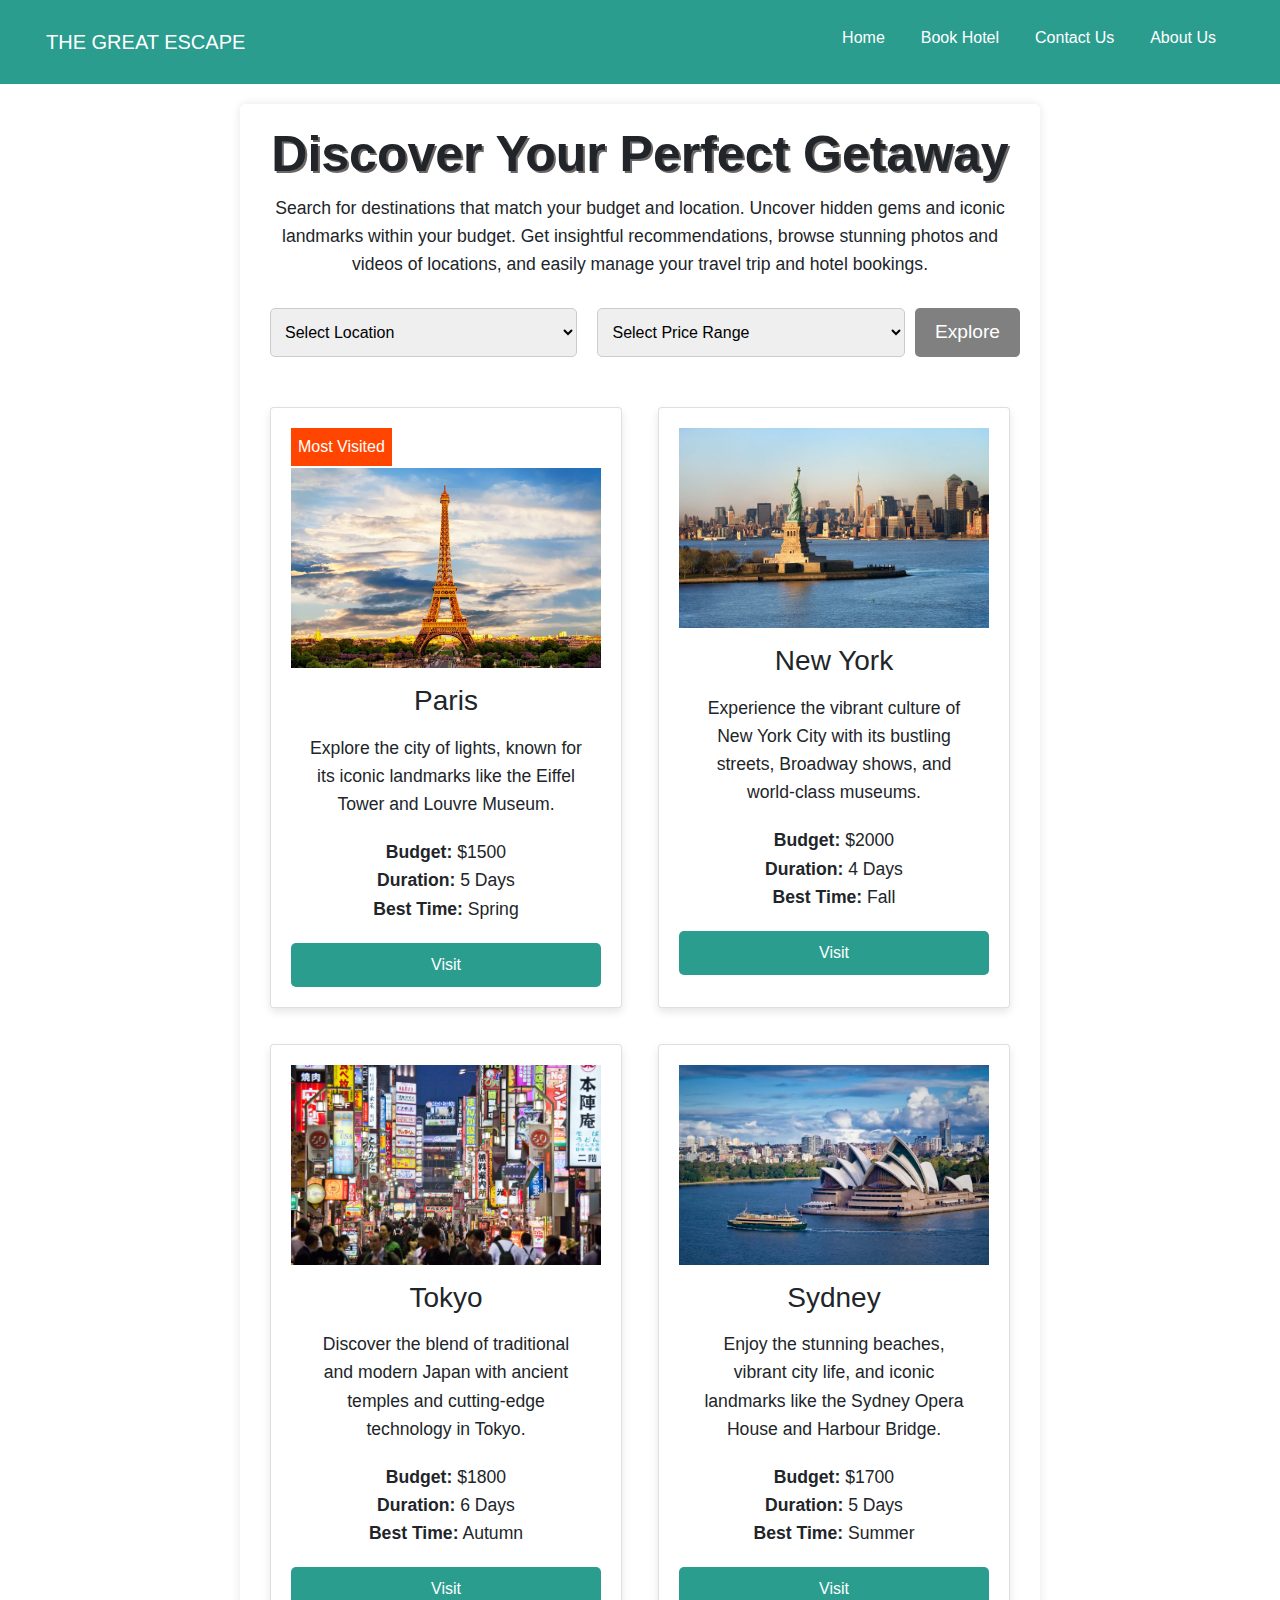
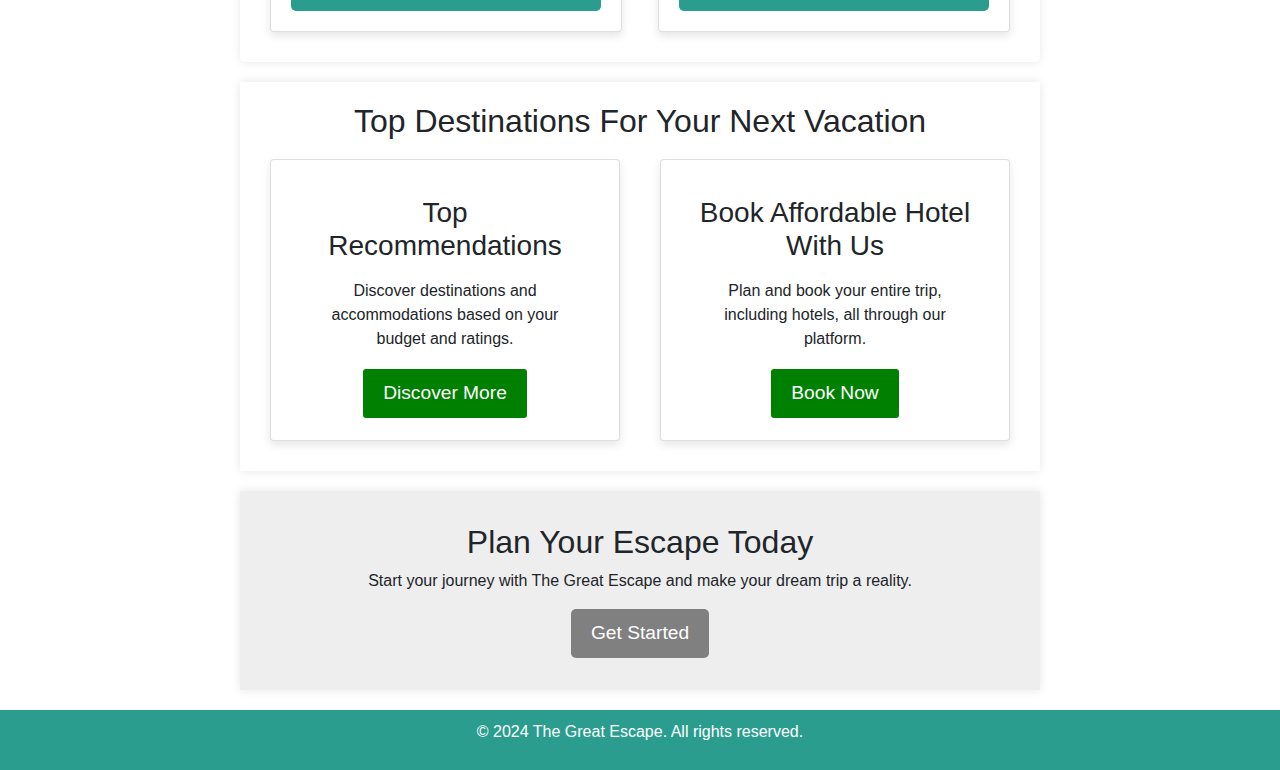
<file: index.html>
<!--  Student Name and Number
    Aaditya Raj Karki (c0936839)
    Arjun Gautam (c0933548) 
    Yougal Bimali (c0938141)
    Deepak Gharti (c0935260)
    Yadav Siwakoti (c0932910)
    Paras Karki (c0916132)
 -->

<!DOCTYPE html>
<html lang="en">
<head>
    <meta charset="UTF-8">
    <meta name="viewport" content="width=device-width, initial-scale=1.0">
    <title>The Great Escape</title>
    <link rel="stylesheet" href="styles.css">
    <link rel="stylesheet" href="https://cdn.jsdelivr.net/npm/bootstrap@4.0.0/dist/css/bootstrap.min.css" integrity="sha384-Gn5384xqQ1aoWXA+058RXPxPg6fy4IWvTNh0E263XmFcJlSAwiGgFAW/dAiS6JXm" crossorigin="anonymous">
</head>
<body>
    <header>
        <nav class="navbar navbar-expand-lg navbar-dark">
            <a class="navbar-brand" href="index.html">THE GREAT ESCAPE</a>
            <button class="navbar-toggler" type="button" data-toggle="collapse" data-target="#navbarTogglerDemo02" aria-controls="navbarTogglerDemo02" aria-expanded="false" aria-label="Toggle navigation">
                <span class="navbar-toggler-icon"></span>
            </button>
            <div class="collapse navbar-collapse" id="navbarTogglerDemo02">
                <ul class="navbar-nav ml-auto my-2 mt-lg-0">
                    <li class="nav-item active">
                        <a class="nav-link" href="#">Home</a>
                    </li>
                    <li class="nav-item active">
                        <a class="nav-link" href="/booking/booking.html">Book Hotel</a>
                    </li>
                    <li class="nav-item active">
                        <a class="nav-link" href="./contact/contact.html">Contact Us</a>
                    </li>
                    <li class="nav-item active">
                        <a class="nav-link" href="../about/AboutUS.html">About Us</a>
                    </li>
                </ul>
            </div>
        </nav>
    </header>
    
    <section class="intro" id="home">
        <h1><b>Discover Your Perfect Getaway</b></h1>
        <p>
            Search for destinations that match your budget and location. Uncover hidden gems and iconic landmarks within your budget.
            Get insightful recommendations, browse stunning photos and videos of locations, and easily manage your travel trip and hotel bookings.
        </p>
        <div class="search-container">
            <select id="location">
                <option value="" disabled selected>Select Location</option>
                <option value="paris">Europe</option>
                <option value="new-york">North America</option>
                <option value="tokyo">Asia</option>
                <option value="sydney">Australia</option>
            </select>
            <select id="price-range">
                <option value="" disabled selected>Select Price Range</option>
                <option value="0-500">$0 - $500</option>
                <option value="500-1000">$500 - $1000</option>
                <option value="1000-1500">$1000 - $1500</option>
                <option value="1500-2000">$1500 - $2000</option>
                <option value="2000+">$2000+</option>
            </select>
            <button id="explore-btn">Explore</button>
        </div>
        <div class="intro-cards">
            <div class="card">
                <div class="card_tag"><span id="card_tag_visit">Most Visited</span></div>
                <img src="./assets/paris.jpg" alt="Paris">
                <h3>Paris</h3>
                <p>Explore the city of lights, known for its iconic landmarks like the Eiffel Tower and Louvre Museum.</p>
                <p><strong>Budget:</strong> $1500<br/>
                   <strong>Duration:</strong> 5 Days<br/>
                   <strong>Best Time:</strong> Spring
                </p>
                <a href="tour/paris.html" class="visit-button">Visit</a>
            </div>
            <div class="card">
                <img src="./assets/newyork.webp" alt="New York">
                <h3>New York</h3>
                <p>Experience the vibrant culture of New York City with its bustling streets, Broadway shows, and world-class museums.</p>
                <p><strong>Budget:</strong> $2000<br/>
                   <strong>Duration:</strong> 4 Days<br/>
                   <strong>Best Time:</strong> Fall
                </p>
                <a href="tour/newyork.html" class="visit-button">Visit</a>
            </div>
            <div class="card">
                <img src="./assets/tokyo.webp" alt="Tokyo">
                <h3>Tokyo</h3>
                <p>Discover the blend of traditional and modern Japan with ancient temples and cutting-edge technology in Tokyo.</p>
                <p><strong>Budget:</strong> $1800<br/>
                   <strong>Duration:</strong> 6 Days<br/>
                   <strong>Best Time:</strong> Autumn
                </p>
                <a href="tour/tokyo.html" class="visit-button">Visit</a>
            </div>
            <div class="card">
                <img src="./assets/sydney.webp" alt="Sydney">
                <h3>Sydney</h3>
                <p>Enjoy the stunning beaches, vibrant city life, and iconic landmarks like the Sydney Opera House and Harbour Bridge.</p>
                <p><strong>Budget:</strong> $1700<br/>
                   <strong>Duration:</strong> 5 Days<br/>
                   <strong>Best Time:</strong> Summer
                </p>
                <a href="tour/sydney.html" class="visit-button">Visit</a>
            </div>
        </div>
    </section>

    <section id="features" class="features">
        <h2>Top Destinations For Your Next Vacation</h2>
        <div class="card-container">
            <div class="card">
                <h3>Top Recommendations</h3>
                <p>Discover destinations and accommodations based on your budget and ratings.</p>
                <a href="./recommendation/recommendation.html"><button>Discover More</button></a>
            </div>
            <div class="card">
                <h3>Book Affordable Hotel With Us</h3>
                <p>Plan and book your entire trip, including hotels, all through our platform.</p>
              
                <a href="./booking/booking.html"><button>Book Now</button></a>
                
            </div>
        </div>
    </section>

    <section id="cta" class="cta">
        <h2>Plan Your Escape Today</h2>
        <p>Start your journey with The Great Escape and make your dream trip a reality.</p>
        <a href="./recommendation/recommendation.html"><button>Get Started</button></a>
    </section>

    <footer id="contact">
        <p>&copy; 2024 The Great Escape. All rights reserved.</p>
    </footer>

    <script src="https://code.jquery.com/jquery-3.2.1.slim.min.js" integrity="sha384-KJ3o2DKtIkvYIK3UENzmM7KCkRr/rE9/Qpg6aAZGJwFDMVNA/GpGFF93hXpG5KkN" crossorigin="anonymous"></script>
<script src="https://cdn.jsdelivr.net/npm/popper.js@1.12.9/dist/umd/popper.min.js" integrity="sha384-ApNbgh9B+Y1QKtv3Rn7W3mgPxhU9K/ScQsAP7hUibX39j7fakFPskvXusvfa0b4Q" crossorigin="anonymous"></script>
<script src="https://cdn.jsdelivr.net/npm/bootstrap@4.0.0/dist/js/bootstrap.min.js" integrity="sha384-JZR6Spejh4U02d8jOt6vLEHfe/JQGiRRSQQxSfFWpi1MquVdAyjUar5+76PVCmYl" crossorigin="anonymous"></script>
</body>
</html>
</file>
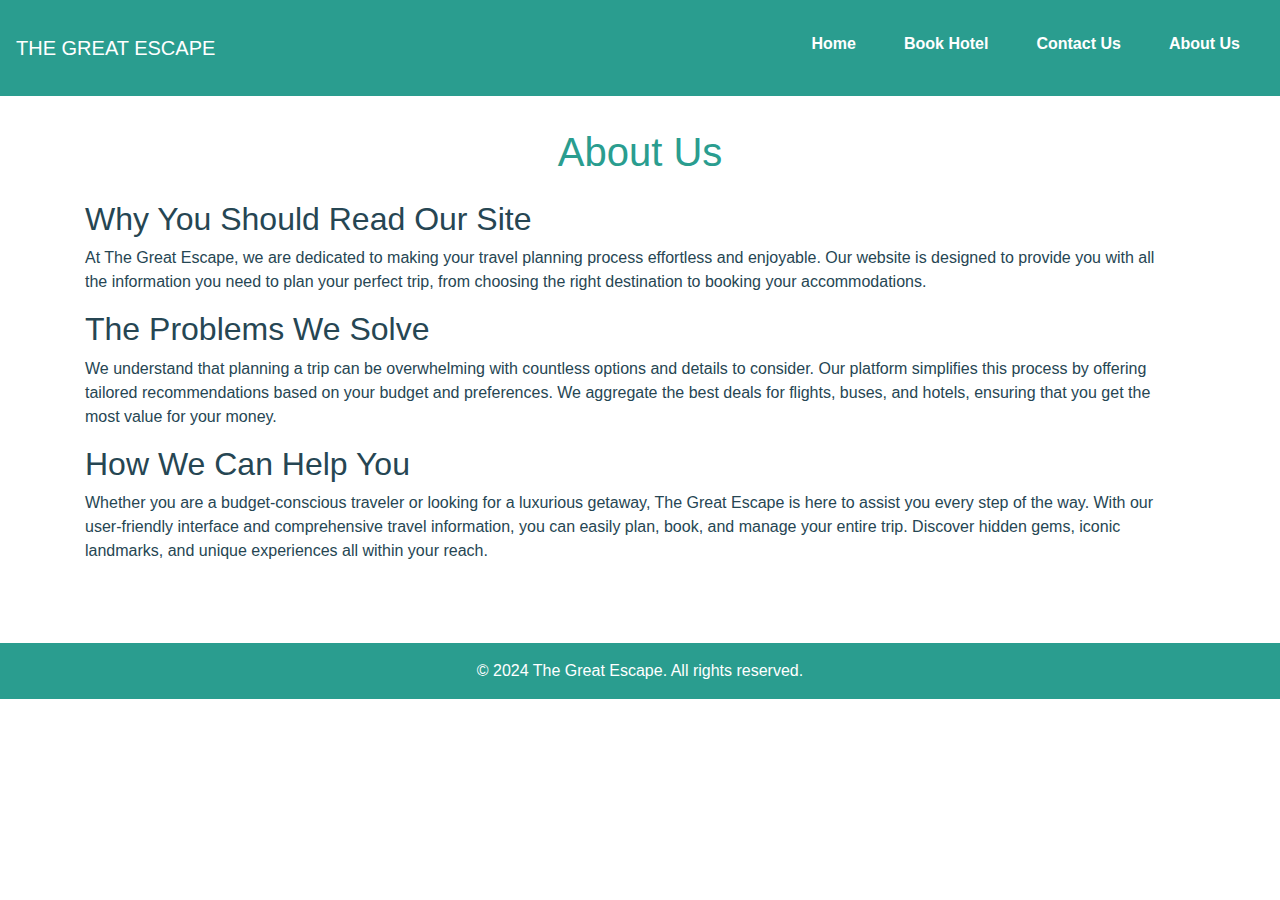
<file: about/AboutUS.html>
<!--  Student Name and Number
    Aaditya Raj Karki (c0936839)
    Arjun Gautam (c0933548) 
    Yougal Bimali (c0938141)
    Deepak Gharti (c0935260)
    Yadav Siwakoti (c0932910)
    Paras Karki (c0916132)
 -->
<!DOCTYPE html>
<html lang="en">
<head>
    <meta charset="UTF-8">
    <meta name="viewport" content="width=device-width, initial-scale=1.0">
    <title>The Great Escape</title>
    <link rel="stylesheet" href="./AboutUs.css">
    <link rel="stylesheet" href="https://cdn.jsdelivr.net/npm/bootstrap@4.0.0/dist/css/bootstrap.min.css" integrity="sha384-Gn5384xqQ1aoWXA+058RXPxPg6fy4IWvTNh0E263XmFcJlSAwiGgFAW/dAiS6JXm" crossorigin="anonymous">
</head>
<body>
    <header>
        <nav class="navbar navbar-expand-lg navbar-dark">
            <a class="navbar-brand" href="index.html">THE GREAT ESCAPE</a>
            <button class="navbar-toggler" type="button" data-toggle="collapse" data-target="#navbarTogglerDemo02" aria-controls="navbarTogglerDemo02" aria-expanded="false" aria-label="Toggle navigation">
                <span class="navbar-toggler-icon"></span>
            </button>
            <div class="collapse navbar-collapse" id="navbarTogglerDemo02">
                <ul class="navbar-nav ml-auto my-2 mt-lg-0">
                    <li class="nav-item active">
                        <a class="nav-link" href="../index.html">Home</a>
                    </li>
                    <li class="nav-item active">
                        <a class="nav-link" href="/booking/booking.html">Book Hotel</a>
                    </li>
                    <li class="nav-item active">
                        <a class="nav-link" href="../contact/contact.html">Contact Us</a>
                    </li>
                    <li class="nav-item active">
                        <a class="nav-link" href="../about/AboutUS.html">About Us</a>
                    </li>
                </ul>
            </div>
        </nav>
    </header>
    <section class="about-us">
        <div class="container">
            <h1>About Us</h1>
            <div class="content">
                <div class="text">
                    <h2>Why You Should Read Our Site</h2>
                    <p>
                        At The Great Escape, we are dedicated to making your travel planning process effortless and enjoyable. Our website is designed to provide you with all the information you need to plan your perfect trip, from choosing the right destination to booking your accommodations.
                    </p>
                    <h2>The Problems We Solve</h2>
                    <p>
                        We understand that planning a trip can be overwhelming with countless options and details to consider. Our platform simplifies this process by offering tailored recommendations based on your budget and preferences. We aggregate the best deals for flights, buses, and hotels, ensuring that you get the most value for your money.
                    </p>
                    <h2>How We Can Help You</h2>
                    <p>
                        Whether you are a budget-conscious traveler or looking for a luxurious getaway, The Great Escape is here to assist you every step of the way. With our user-friendly interface and comprehensive travel information, you can easily plan, book, and manage your entire trip. Discover hidden gems, iconic landmarks, and unique experiences all within your reach.
                    </p>
                </div>
            </div>
        </div>
    </section>

    <footer>
        <p>&copy; 2024 The Great Escape. All rights reserved.</p>
    </footer>

</body>
</file>
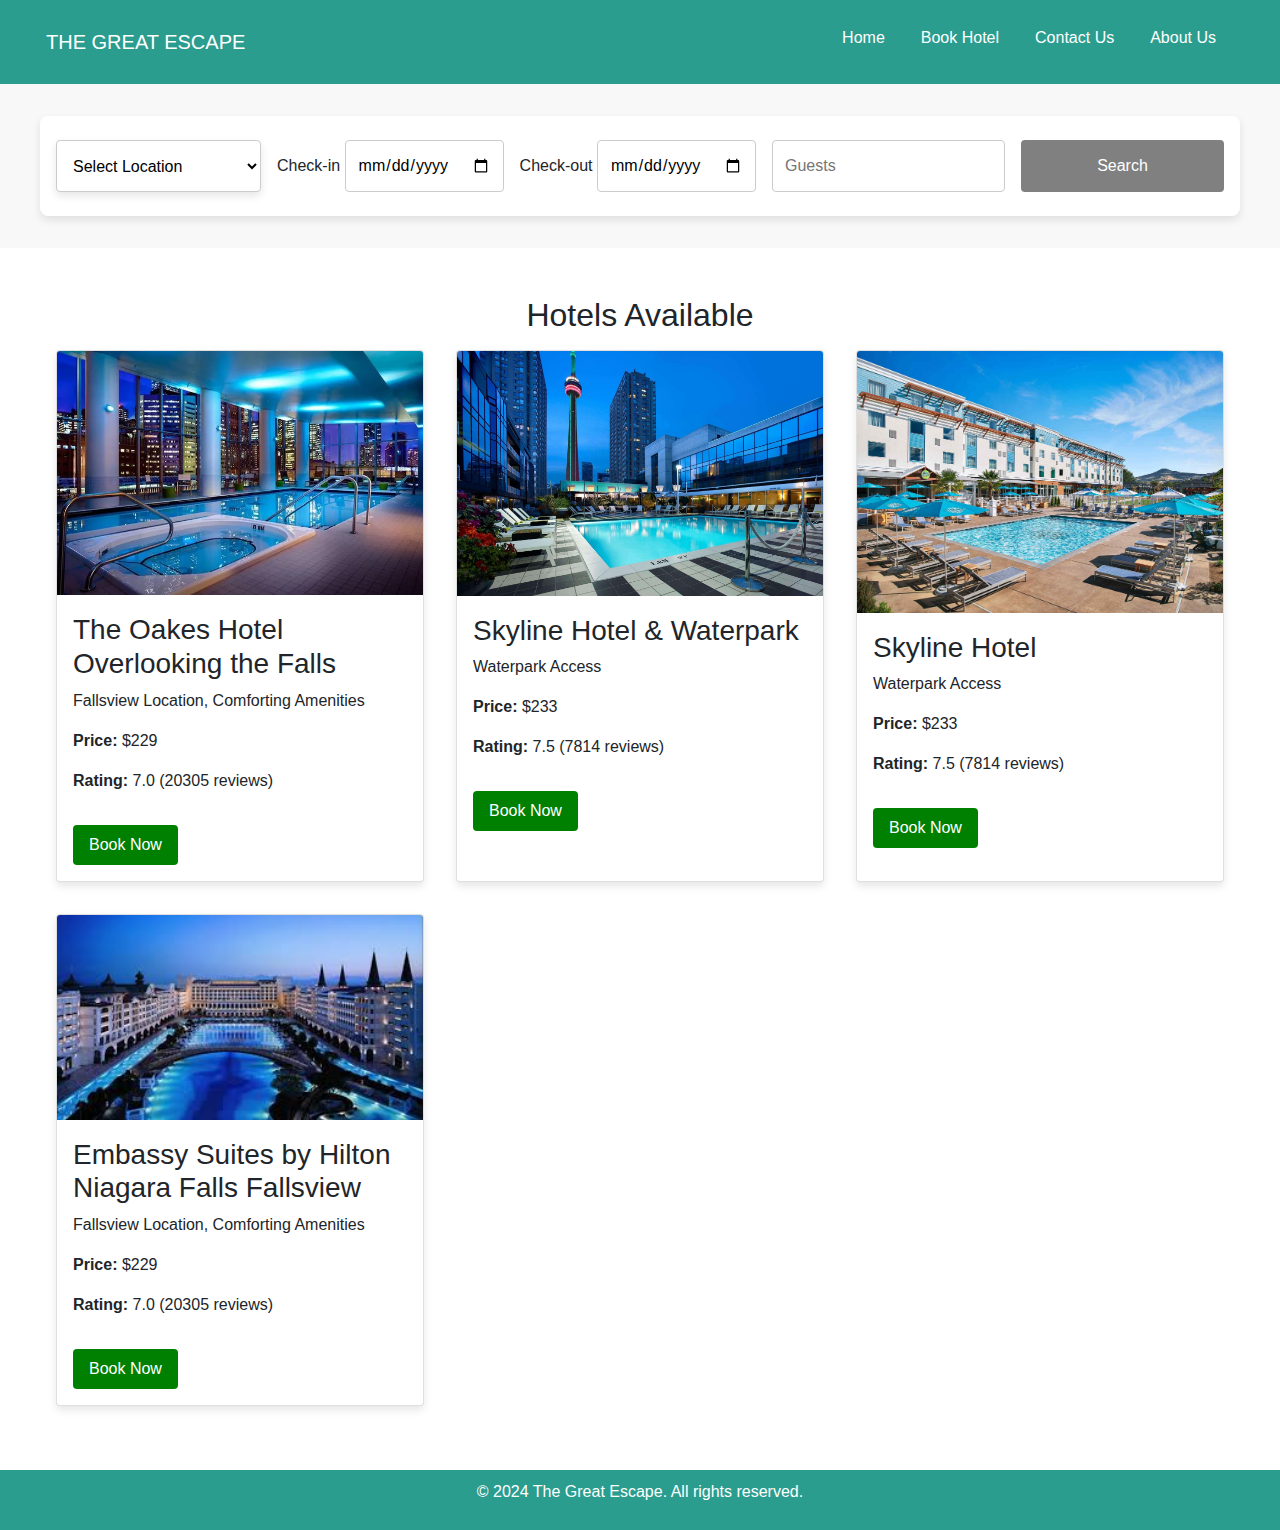
<file: booking/booking.html>
<!--  Student Name and Number
    Aaditya Raj Karki (c0936839)
    Arjun Gautam (c0933548) 
    Yougal Bimali (c0938141)
    Deepak Gharti (c0935260)
    Yadav Siwakoti (c0932910)
    Paras Karki (c0916132)
 -->
<!DOCTYPE html>
<html lang="en">
<head>
    <meta charset="UTF-8">
    <meta name="viewport" content="width=device-width, initial-scale=1.0">
    <title>Booking - The Great Escape</title>
    <link rel="stylesheet" href="booking.css">
    <link rel="stylesheet" href="https://cdn.jsdelivr.net/npm/bootstrap@4.0.0/dist/css/bootstrap.min.css" integrity="sha384-Gn5384xqQ1aoWXA+058RXPxPg6fy4IWvTNh0E263XmFcJlSAwiGgFAW/dAiS6JXm" crossorigin="anonymous">
</head>
<body>
    <header>
        <nav class="navbar navbar-expand-lg navbar-dark">
            <a class="navbar-brand" href="../index.html">THE GREAT ESCAPE</a>
            <button class="navbar-toggler" type="button" data-toggle="collapse" data-target="#navbarTogglerDemo02" aria-controls="navbarTogglerDemo02" aria-expanded="false" aria-label="Toggle navigation">
                <span class="navbar-toggler-icon"></span>
            </button>
            <div class="collapse navbar-collapse" id="navbarTogglerDemo02">
                <ul class="navbar-nav ml-auto my-2 mt-lg-0">
                    <li class="nav-item active">
                        <a class="nav-link" href="../index.html">Home</a>
                    </li>
                    <li class="nav-item active">
                        <a class="nav-link" href="../index.html#features">Book Hotel</a>
                    </li>
                    <li class="nav-item active">
                        <a class="nav-link" href="../contact/contact.html">Contact Us</a>
                    </li>
                    <li class="nav-item active">
                        <a class="nav-link" href="../about/AboutUS.html">About Us</a>
                    </li>
                </ul>
            </div>
        </nav>
    </header>
    

    <section class="search-section">
        <body>
            <div id="search-container">
                <select>
                    <option value="" disabled selected>Select Location</option>
                    <option value="paris">Paris</option>
                    <option value="new-york">New York</option>
                    <option value="tokyo">Tokyo</option>
                    <option value="sydney">Sydney</option>
                </select>
                <div class="date-input-wrapper">
                    <label for="check-in" class="date-label">Check-in</label>
                    <input type="date" id="check-in" class="search-input">
                </div>
                <div class="date-input-wrapper">
                    <label for="check-out" class="date-label">Check-out</label>
                    <input type="date" id="check-out" class="search-input">
                    
                </div>
                <input type="number" id="guests" placeholder="Guests" class="search-input">
                <button id="search-btn" class="search-button">Search</button>
            </div>
        </body>
       
           
    </section>



    <section class="recommendations">
        <h2>Hotels Available</h2>

    <div class="card-container">
        <div class="card">
            <img src="../assets/hotels/hotel2.webp" alt="Hotel Image">
            <div class="card-content">
                <h3>The Oakes Hotel Overlooking the Falls</h3>
                <p>Fallsview Location, Comforting Amenities</p>
                <p><strong>Price:</strong> $229</p>
                <p><strong>Rating:</strong> 7.0 (20305 reviews)</p>
                <button>Book Now</button>
            </div>
        </div>
        <div class="card">
            <img src="../assets/hotels/hotel1.jpg" alt="Hotel Image">
            <div class="card-content">
                <h3>Skyline Hotel & Waterpark</h3>
                <p>Waterpark Access</p>
                <p><strong>Price:</strong> $233</p>
                <p><strong>Rating:</strong> 7.5 (7814 reviews)</p>
                <button>Book Now</button>
            </div>
        </div>
        <div class="card">
            <img src="../assets/hotels/hotel3.jpg" alt="Hotel Image">
            <div class="card-content">
                <h3>Skyline Hotel</h3>
                <p>Waterpark Access</p>
                <p><strong>Price:</strong> $233</p>
                <p><strong>Rating:</strong> 7.5 (7814 reviews)</p>
                <button>Book Now</button>
            </div>
        </div>
        <div class="card">
            <img src="../assets/hotels/hotel4.jpeg" alt="Hotel Image">
            <div class="card-content">
                <h3>Embassy Suites by Hilton Niagara Falls Fallsview</h3>
                <p>Fallsview Location, Comforting Amenities</p>
                <p><strong>Price:</strong> $229</p>
                <p><strong>Rating:</strong> 7.0 (20305 reviews)</p>
                <button>Book Now</button>
            </div>
        </div>
        <!-- Add more cards as needed -->
    </div>



       
        
        
    </section>
    

    <footer>
        <p>&copy; 2024 The Great Escape. All rights reserved.</p>
    </footer>

    <script src="https://code.jquery.com/jquery-3.2.1.slim.min.js" integrity="sha384-KJ3o2DKtIkvYIK3UENzmM7KCkRr/rE9/Qpg6aAZGJwFDMVNA/GpGFF93hXpG5KkN" crossorigin="anonymous"></script>
<script src="https://cdn.jsdelivr.net/npm/popper.js@1.12.9/dist/umd/popper.min.js" integrity="sha384-ApNbgh9B+Y1QKtv3Rn7W3mgPxhU9K/ScQsAP7hUibX39j7fakFPskvXusvfa0b4Q" crossorigin="anonymous"></script>
<script src="https://cdn.jsdelivr.net/npm/bootstrap@4.0.0/dist/js/bootstrap.min.js" integrity="sha384-JZR6Spejh4U02d8jOt6vLEHfe/JQGiRRSQQxSfFWpi1MquVdAyjUar5+76PVCmYl" crossorigin="anonymous"></script>
</body>
</html>
</file>
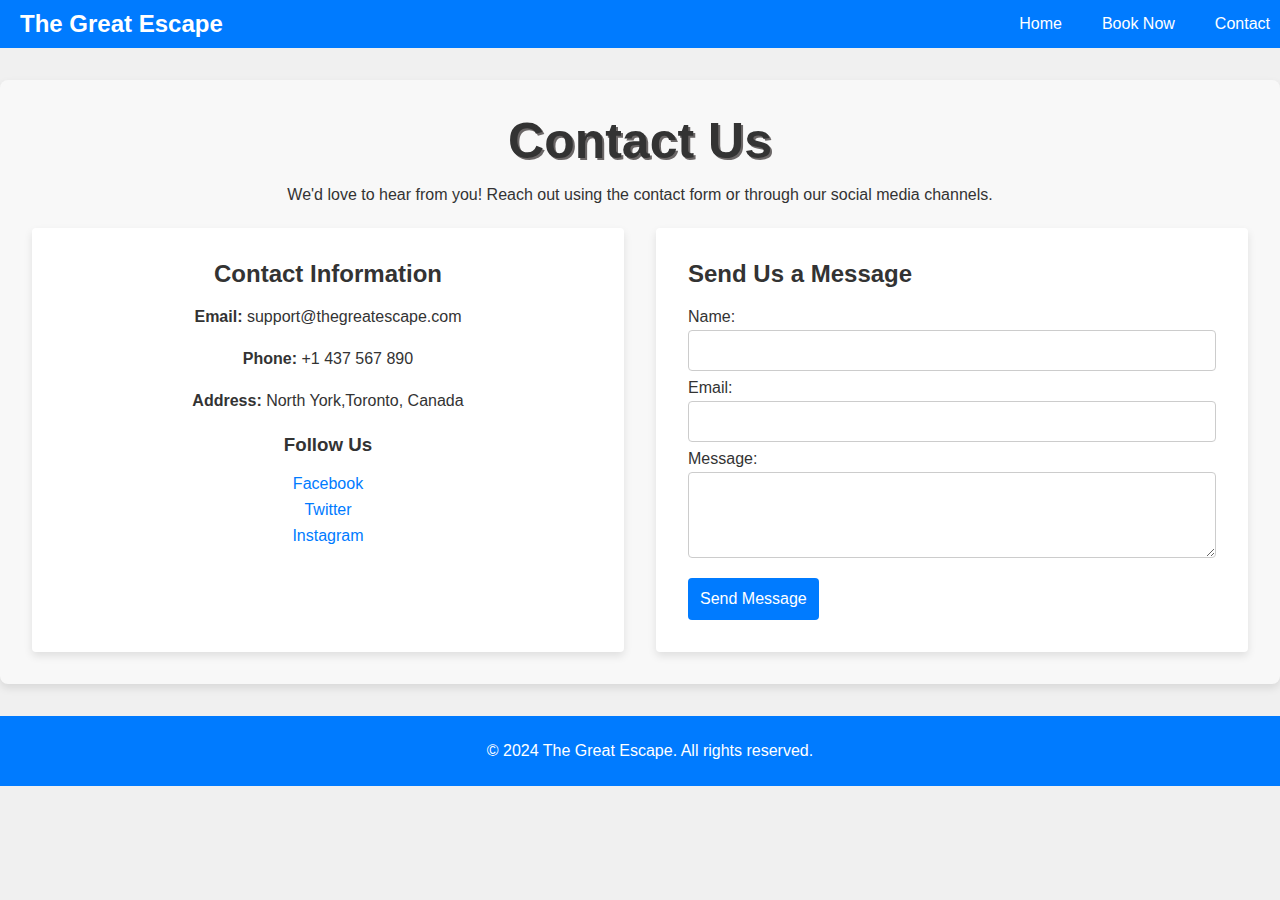
<file: contact /contact.html>
<!DOCTYPE html>
<html lang="en">
<head>
    <meta charset="UTF-8">
    <meta name="viewport" content="width=device-width, initial-scale=1.0">
    <title>Contact Us - The Great Escape</title>
    <link rel="stylesheet" href="contact.css">
</head>
<body>
    <header>
        <nav>
            <div class="logo">
                <h1>The Great Escape</h1>
            </div>
            <ul>
                <li><a href="../index.html">Home</a></li>
                <li><a href="../index.html#features">Book Now</a></li>
                <li><a href="../index.html#contact">Contact</a></li>
            </ul>
        </nav>
    </header>

    <section class="contact">
        <h1>Contact Us</h1>
        <p>We'd love to hear from you! Reach out using the contact form or through our social media channels.</p>

        <div class="contact-container">
            <div class="contact-info">
                <h2>Contact Information</h2>
                <p><strong>Email:</strong> support@thegreatescape.com</p>
                <p><strong>Phone:</strong> +1 437 567 890</p>
                <p><strong>Address:</strong> North York,Toronto, Canada</p>
                <h3>Follow Us</h3>
                <ul class="social-media">
                    <li><a href="https://facebook.com/TheGreatEscape" target="_blank">Facebook</a></li>
                    <li><a href="https://twitter.com/TheGreatEscape" target="_blank">Twitter</a></li>
                    <li><a href="https://instagram.com/TheGreatEscape" target="_blank">Instagram</a></li>
                </ul>
            </div>

            <div class="contact-form">
                <h2>Send Us a Message</h2>
                <form action="submit_form.php" method="post">
                    <label for="name">Name:</label>
                    <input type="text" id="name" name="name" required>

                    <label for="email">Email:</label>
                    <input type="email" id="email" name="email" required>

                    <label for="message">Message:</label>
                    <textarea id="message" name="message" rows="4" required></textarea>

                    <button type="submit">Send Message</button>
                </form>
            </div>
        </div>
    </section>

    <footer id="contact">
        <p>&copy; 2024 The Great Escape. All rights reserved.</p>
    </footer>
</body>
</html>
</file>
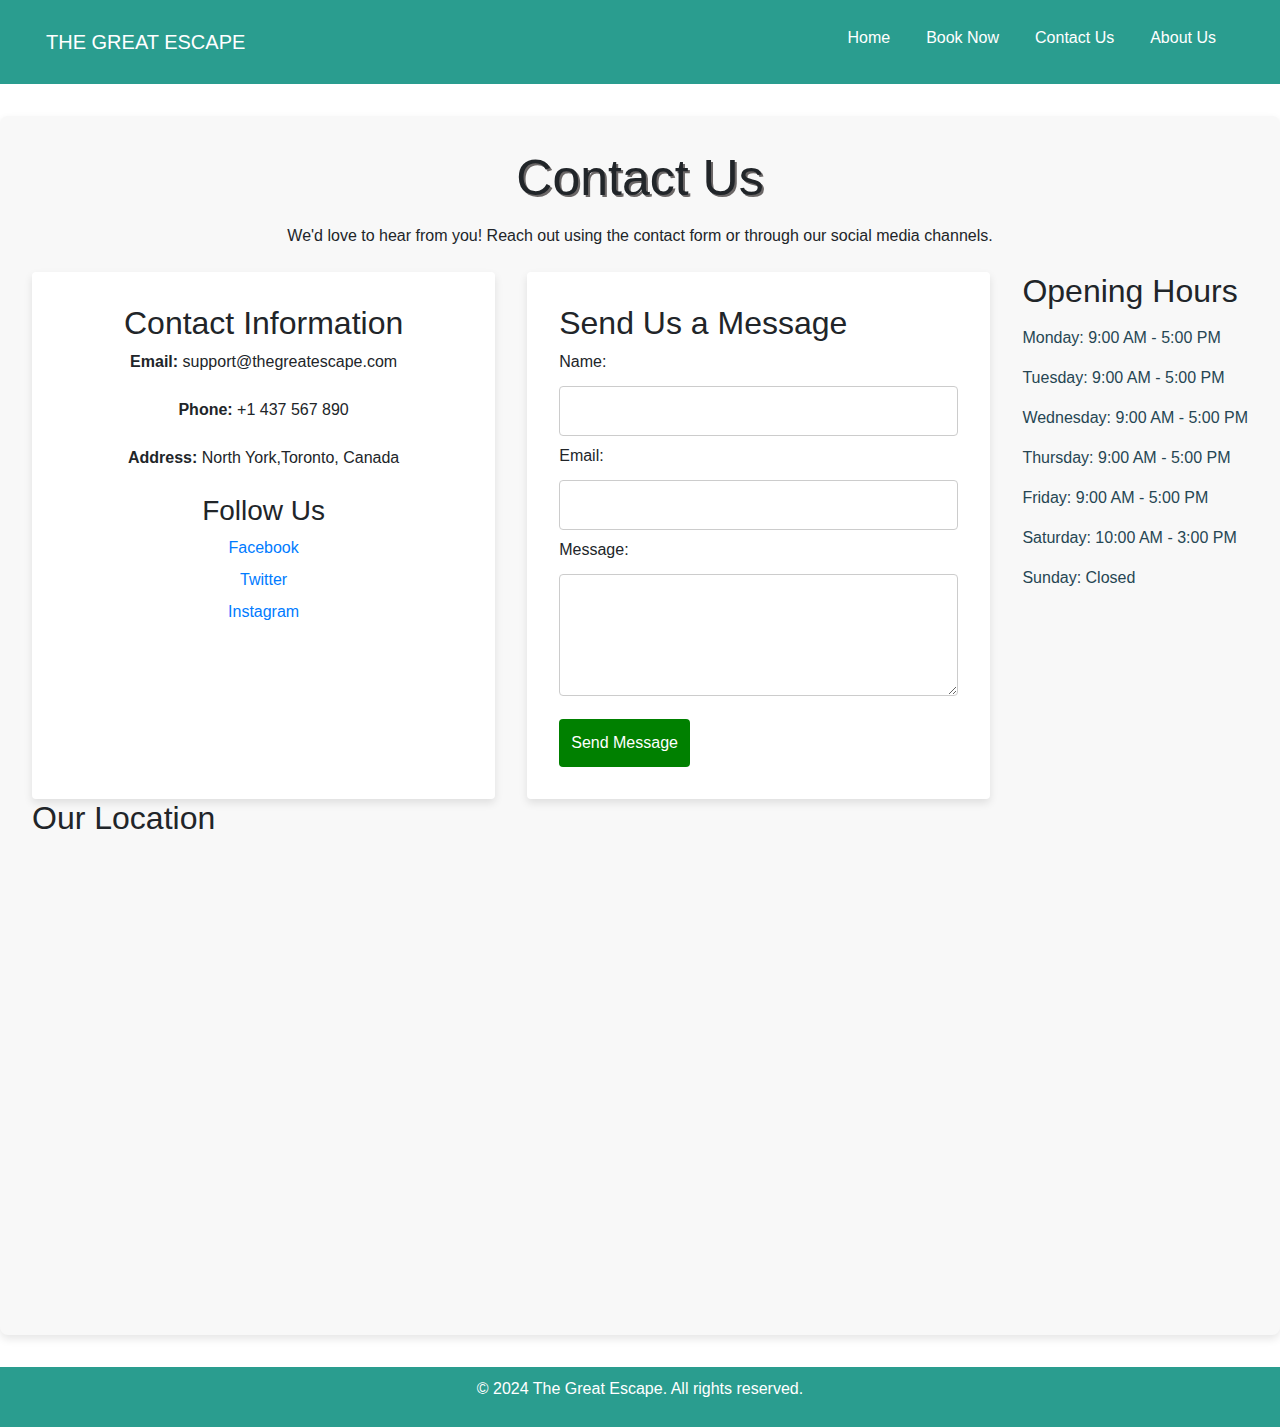
<file: contact/contact.html>
<!--  Student Name and Number
    Aaditya Raj Karki (c0936839)
    Arjun Gautam (c0933548) 
    Yougal Bimali (c0938141)
    Deepak Gharti (c0935260)
    Yadav Siwakoti (c0932910)
    Paras Karki (c0916132)
 -->
<!DOCTYPE html>
<html lang="en">
<head>
    <meta charset="UTF-8">
    <meta name="viewport" content="width=device-width, initial-scale=1.0">
    <title>Contact Us - The Great Escape</title>
    <link rel="stylesheet" href="contact.css">
    <link rel="stylesheet" href="https://cdn.jsdelivr.net/npm/bootstrap@4.0.0/dist/css/bootstrap.min.css" integrity="sha384-Gn5384xqQ1aoWXA+058RXPxPg6fy4IWvTNh0E263XmFcJlSAwiGgFAW/dAiS6JXm" crossorigin="anonymous">
</head>
<body>

    <header>
        <nav class="navbar navbar-expand-lg navbar-dark ">
            <a class="navbar-brand" href="../index.html">THE GREAT ESCAPE</a>
            <button class="navbar-toggler" type="button" data-toggle="collapse" data-target="#navbarTogglerDemo02" aria-controls="navbarTogglerDemo02" aria-expanded="false" aria-label="Toggle navigation">
                <span class="navbar-toggler-icon"></span>
            </button>
            <div class="collapse navbar-collapse" id="navbarTogglerDemo02">
                <ul class="navbar-nav ml-auto my-2 mt-lg-0">
                    <li class="nav-item active">
                        <a class="nav-link" href="../index.html">Home</a>
                    </li>
                    <li class="nav-item active">
                        <a class="nav-link" href="../index.html#features">Book Now</a>
                    </li>
                    <li class="nav-item active">
                        <a class="nav-link" href="../index.html#contact">Contact Us</a>
                    </li>
                    <li class="nav-item active">
                        <a class="nav-link" href="../about/AboutUS.html">About Us</a>
                    </li>
                </ul>
            </div>
        </nav>
    </header>
    

    <section class="contact">
        <h1>Contact Us</h1>
        <p>We'd love to hear from you! Reach out using the contact form or through our social media channels.</p>

        <div class="contact-container">
            <div class="contact-info">
                <h2>Contact Information</h2>
                <p><strong>Email:</strong> support@thegreatescape.com</p>
                <p><strong>Phone:</strong> +1 437 567 890</p>
                <p><strong>Address:</strong> North York,Toronto, Canada</p>
                <h3>Follow Us</h3>
                <ul class="social-media">
                    <li><a href="https://facebook.com/TheGreatEscape" target="_blank">Facebook</a></li>
                    <li><a href="https://twitter.com/TheGreatEscape" target="_blank">Twitter</a></li>
                    <li><a href="https://instagram.com/TheGreatEscape" target="_blank">Instagram</a></li>
                </ul>
            </div>

            <div class="contact-form">
                <h2>Send Us a Message</h2>
                <form action="submit_form.php" method="post">
                    <label for="name">Name:</label>
                    <input type="text" id="name" name="name" required>

                    <label for="email">Email:</label>
                    <input type="email" id="email" name="email" required>

                    <label for="message">Message:</label>
                    <textarea id="message" name="message" rows="4" required></textarea>

                    <button type="submit">Send Message</button>
                </form>
            </div>
            <div class="hours">
                <h2>Opening Hours</h2>
                <ul>
                    <li>Monday: 9:00 AM - 5:00 PM</li>
                    <li>Tuesday: 9:00 AM - 5:00 PM</li>
                    <li>Wednesday: 9:00 AM - 5:00 PM</li>
                    <li>Thursday: 9:00 AM - 5:00 PM</li>
                    <li>Friday: 9:00 AM - 5:00 PM</li>
                    <li>Saturday: 10:00 AM - 3:00 PM</li>
                    <li>Sunday: Closed</li>
                </ul>
            </div>
        </div>
        <div class="map">
            <!-- Embed Google Map -->
            <h2>Our Location</h2>
            <iframe src="https://www.google.com/maps/embed?pb=!1m18!1m12!1m3!1d2880.939155359022!2d-79.3387812332121!3d43.774121839098456!2m3!1f0!2f0!3f0!3m2!1i1024!2i768!4f13.1!3m3!1m2!1s0x89d4d3bca1a3f78f%3A0x815365ed6c3b957e!2sLambton%20College%20In%20Toronto!5e0!3m2!1sen!2sca!4v1723069335740!5m2!1sen!2sca" width="100%" height="450" style="border:0;" allowfullscreen="" loading="lazy" referrerpolicy="no-referrer-when-downgrade"></iframe>
        </div>
    </section>
    

    <footer id="contact">
        <p>&copy; 2024 The Great Escape. All rights reserved.</p>
    </footer>

    <script src="https://code.jquery.com/jquery-3.2.1.slim.min.js" integrity="sha384-KJ3o2DKtIkvYIK3UENzmM7KCkRr/rE9/Qpg6aAZGJwFDMVNA/GpGFF93hXpG5KkN" crossorigin="anonymous"></script>
<script src="https://cdn.jsdelivr.net/npm/popper.js@1.12.9/dist/umd/popper.min.js" integrity="sha384-ApNbgh9B+Y1QKtv3Rn7W3mgPxhU9K/ScQsAP7hUibX39j7fakFPskvXusvfa0b4Q" crossorigin="anonymous"></script>
<script src="https://cdn.jsdelivr.net/npm/bootstrap@4.0.0/dist/js/bootstrap.min.js" integrity="sha384-JZR6Spejh4U02d8jOt6vLEHfe/JQGiRRSQQxSfFWpi1MquVdAyjUar5+76PVCmYl" crossorigin="anonymous"></script>
</body>
</html>
</file>
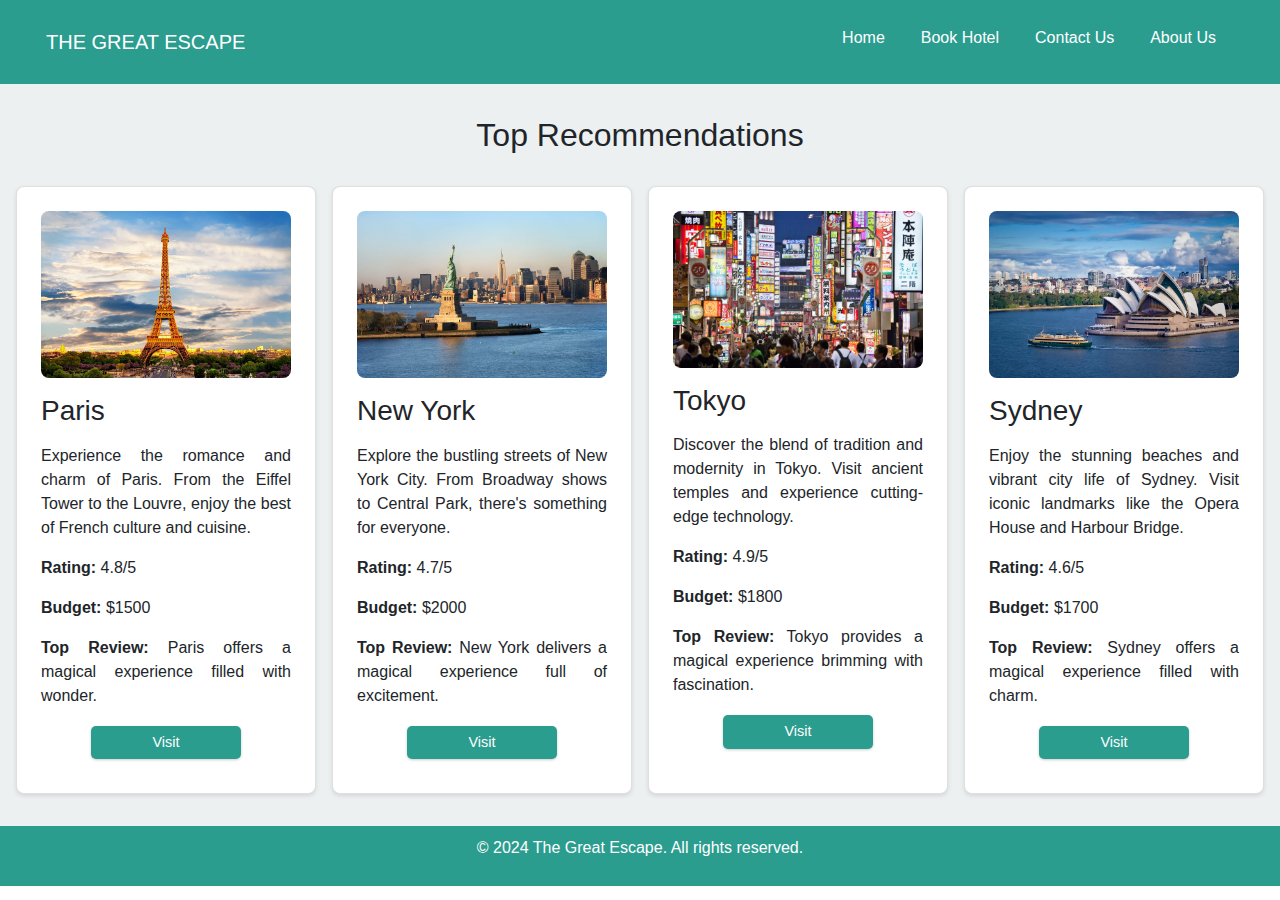
<file: recommendation/recommendation.html>
<!--  Student Name and Number
    Aaditya Raj Karki (c0936839)
    Arjun Gautam (c0933548) 
    Yougal Bimali (c0938141)
    Deepak Gharti (c0935260)
    Yadav Siwakoti (c0932910)
    Paras Karki (c0916132)
 -->
<!DOCTYPE html>
<html lang="en">
<head>
    <meta charset="UTF-8">
    <meta name="viewport" content="width=device-width, initial-scale=1.0">
    <title>Recommendations - The Great Escape</title>
    <link rel="stylesheet" href="recommendation.css">
    <link rel="stylesheet" href="https://cdn.jsdelivr.net/npm/bootstrap@4.0.0/dist/css/bootstrap.min.css" integrity="sha384-Gn5384xqQ1aoWXA+058RXPxPg6fy4IWvTNh0E263XmFcJlSAwiGgFAW/dAiS6JXm" crossorigin="anonymous">
</head>
<body>
    <header>
        <nav class="navbar navbar-expand-lg navbar-dark">
            <a class="navbar-brand" href="../index.html">THE GREAT ESCAPE</a>
            <button class="navbar-toggler" type="button" data-toggle="collapse" data-target="#navbarTogglerDemo02" aria-controls="navbarTogglerDemo02" aria-expanded="false" aria-label="Toggle navigation">
                <span class="navbar-toggler-icon"></span>
            </button>
            <div class="collapse navbar-collapse" id="navbarTogglerDemo02">
                <ul class="navbar-nav ml-auto my-2 mt-lg-0">
                    <li class="nav-item active">
                        <a class="nav-link" href="../index.html">Home</a>
                    </li>
                    <li class="nav-item active">
                        <a class="nav-link" href="../booking/booking.html">Book Hotel</a>
                    </li>
                    <li class="nav-item active">
                        <a class="nav-link" href="../contact/contact.html">Contact Us</a>
                    </li>
                    <li class="nav-item active">
                        <a class="nav-link" href="../about/AboutUS.html">About Us</a>
                    </li>
                </ul>
            </div>
        </nav>
    </header>
    


    <section class="recommendations" id="recommendations">
        <h2>Top Recommendations</h2>
        <div class="card-container">
            <div class="card">
                <img src="../assets/paris.jpg" alt="Paris">
                <h3>Paris</h3>
                <p>Experience the romance and charm of Paris. From the Eiffel Tower to the Louvre, enjoy the best of French culture and cuisine.</p>
                <p><strong>Rating:</strong> 4.8/5</p>
                <p><strong>Budget:</strong> $1500</p>
                <p><strong>Top Review:</strong> Paris offers a magical experience filled with wonder.</p>
                <a href="../tour/paris.html" class="visit-button">Visit</a>
            </div>
            <div class="card">
                <img src="../assets/newyork.webp" alt="New York">
                <h3>New York</h3>
                <p>Explore the bustling streets of New York City. From Broadway shows to Central Park, there's something for everyone.</p>
                <p><strong>Rating:</strong> 4.7/5</p>
                <p><strong>Budget:</strong> $2000</p>
                <p><strong>Top Review:</strong> New York delivers a magical experience full of excitement.</p>
                <a href="../tour/newyork.html" class="visit-button">Visit</a>
            </div>
            <div class="card">
                <img src="../assets/tokyo.webp" alt="Tokyo">
                <h3>Tokyo</h3>
                <p>Discover the blend of tradition and modernity in Tokyo. Visit ancient temples and experience cutting-edge technology.</p>
                <p><strong>Rating:</strong> 4.9/5</p>
                <p><strong>Budget:</strong> $1800</p>
                <p><strong>Top Review:</strong> Tokyo provides a magical experience brimming with fascination. </p>
                <a href="../tour/tokyo.html" class="visit-button">Visit</a>
            </div>
            <div class="card">
                <img src="../assets/sydney.webp" alt="Sydney">
                <h3>Sydney</h3>
                <p>Enjoy the stunning beaches and vibrant city life of Sydney. Visit iconic landmarks like the Opera House and Harbour Bridge.</p>
                <p><strong>Rating:</strong> 4.6/5</p>
                <p><strong>Budget:</strong> $1700</p>
                <p><strong>Top Review:</strong> Sydney offers a magical experience filled with charm.</p>
                <a href="../tour/sydney.html" class="visit-button">Visit</a>
            </div>
        </div>
    </section>

    <footer id="contact">
        <p>&copy; 2024 The Great Escape. All rights reserved.</p>
    </footer>

    <script src="https://code.jquery.com/jquery-3.2.1.slim.min.js" integrity="sha384-KJ3o2DKtIkvYIK3UENzmM7KCkRr/rE9/Qpg6aAZGJwFDMVNA/GpGFF93hXpG5KkN" crossorigin="anonymous"></script>
    <script src="https://cdn.jsdelivr.net/npm/popper.js@1.12.9/dist/umd/popper.min.js" integrity="sha384-ApNbgh9B+Y1QKtv3Rn7W3mgPxhU9K/ScQsAP7hUibX39j7fakFPskvXusvfa0b4Q" crossorigin="anonymous"></script>
    <script src="https://cdn.jsdelivr.net/npm/bootstrap@4.0.0/dist/js/bootstrap.min.js" integrity="sha384-JZR6Spejh4U02d8jOt6vLEHfe/JQGiRRSQQxSfFWpi1MquVdAyjUar5+76PVCmYl" crossorigin="anonymous"></script>
</body>
</html>
</file>
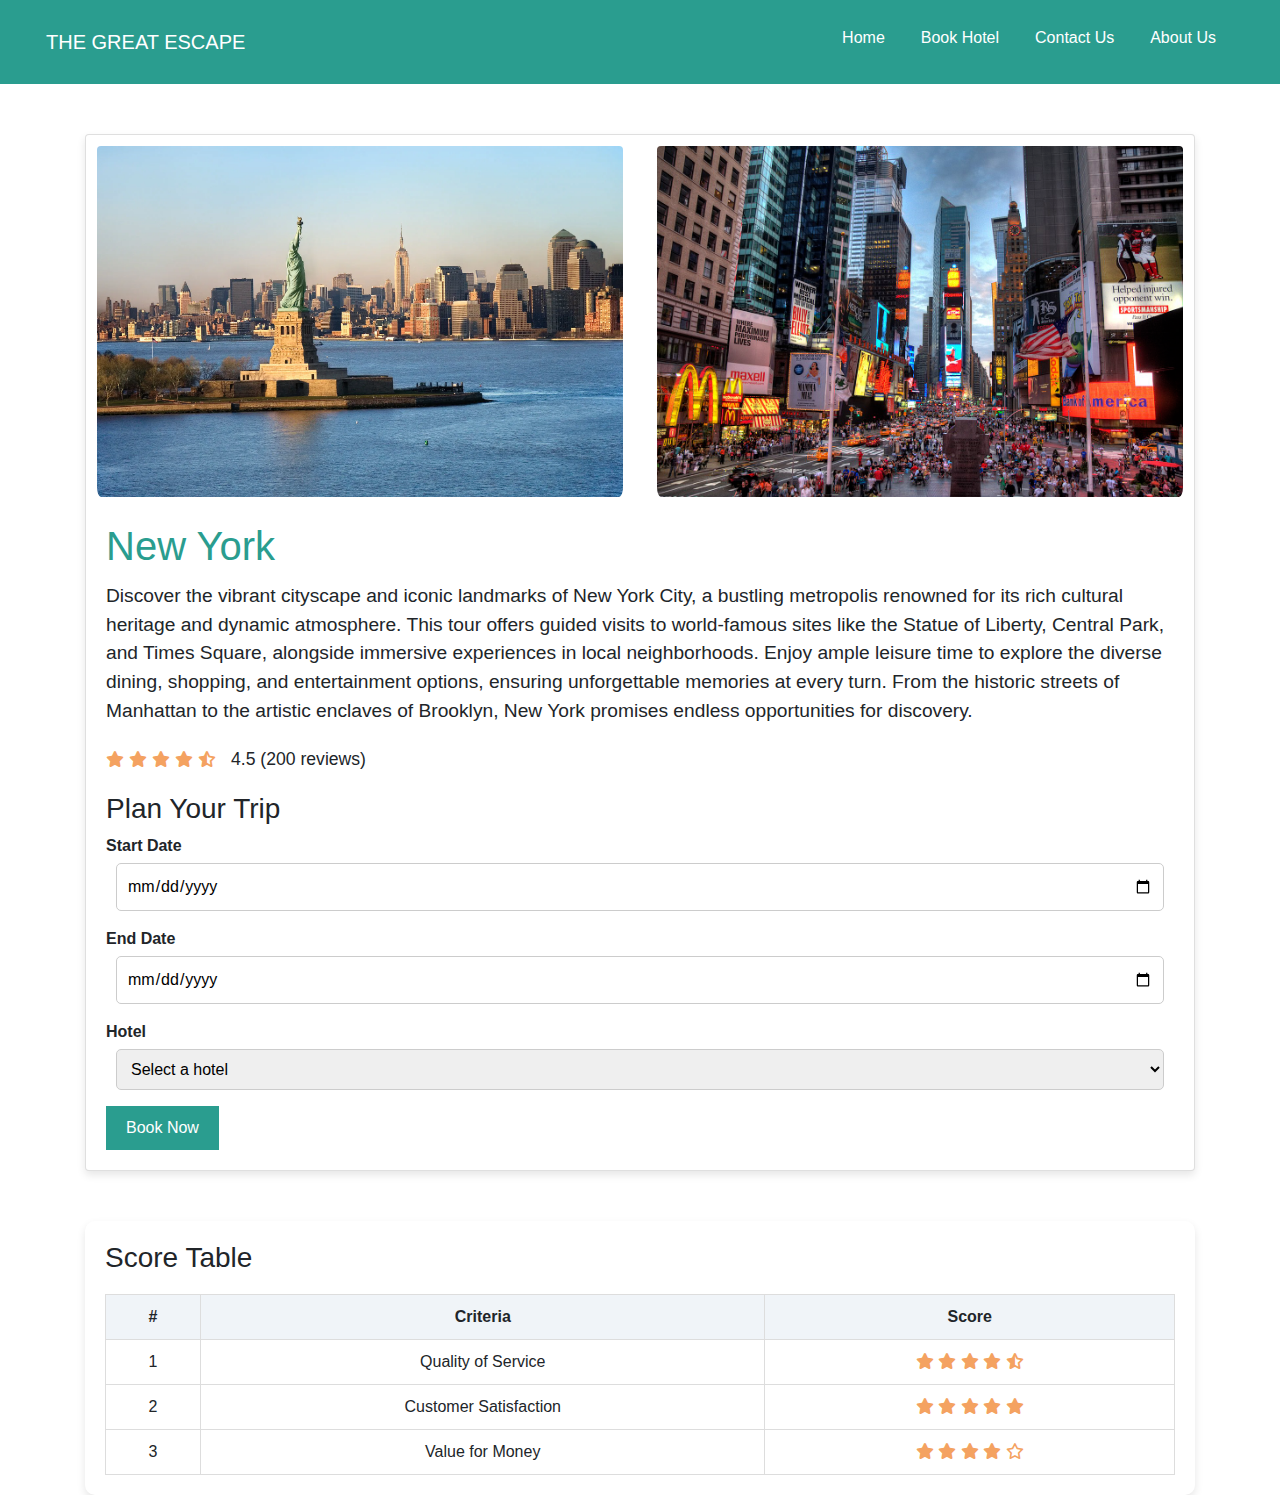
<file: tour/newyork.html>
<!--  Student Name and Number
    Aaditya Raj Karki (c0936839)
    Arjun Gautam (c0933548) 
    Yougal Bimali (c0938141)
    Deepak Gharti (c0935260)
    Yadav Siwakoti (c0932910)
    Paras Karki (c0916132)
 -->
<!DOCTYPE html>
<html lang="en">
<head>
    <meta charset="UTF-8">
    <meta name="viewport" content="width=device-width, initial-scale=1.0">
    <title>Tour Details</title>
    <link rel="stylesheet" href="/tour/tour.css">
    <link rel="stylesheet" href="https://cdnjs.cloudflare.com/ajax/libs/font-awesome/6.0.0-beta3/css/all.min.css">

    <link rel="stylesheet" href="https://cdn.jsdelivr.net/npm/bootstrap@4.0.0/dist/css/bootstrap.min.css" integrity="sha384-Gn5384xqQ1aoWXA+058RXPxPg6fy4IWvTNh0E263XmFcJlSAwiGgFAW/dAiS6JXm" crossorigin="anonymous">
</head>
<body>
    <header>
        <nav class="navbar navbar-expand-lg navbar-dark">
            <a class="navbar-brand" href="../index.html">THE GREAT ESCAPE</a>
            <button class="navbar-toggler" type="button" data-toggle="collapse" data-target="#navbarTogglerDemo02" aria-controls="navbarTogglerDemo02" aria-expanded="false" aria-label="Toggle navigation">
                <span class="navbar-toggler-icon"></span>
            </button>
            <div class="collapse navbar-collapse" id="navbarTogglerDemo02">
                <ul class="navbar-nav ml-auto my-2 mt-lg-0">
                    <li class="nav-item active">
                        <a class="nav-link" href="../index.html">Home</a>
                    </li>
                    <li class="nav-item active">
                        <a class="nav-link" href="../booking/booking.html">Book Hotel</a>
                    </li>
                    <li class="nav-item active">
                        <a class="nav-link" href="../contact/contact.html">Contact Us</a>
                    </li>
                    <li class="nav-item active">
                        <a class="nav-link" href="../about/AboutUS.html">About Us</a>
                    </li>
                </ul>
            </div>
    </header>
    <div class="container">
        <div class="card">
            <div class="card-img-container">
                <img src="../assets/newyork.webp" alt="New York">
                <img src="../assets/newyork2.jpg" alt="New York">
            </div>
            <div class="card-body">
                <h1 class="card-title">New York</h1>
                <p class="card-text">
                    Discover the vibrant cityscape and iconic landmarks of New York City, a bustling metropolis renowned for its rich cultural heritage and dynamic atmosphere. This tour offers guided visits to world-famous sites like the Statue of Liberty, Central Park, and Times Square, alongside immersive experiences in local neighborhoods. Enjoy ample leisure time to explore the diverse dining, shopping, and entertainment options, ensuring unforgettable memories at every turn. From the historic streets of Manhattan to the artistic enclaves of Brooklyn, New York promises endless opportunities for discovery.                </p>
                <div class="ratings">
                    <i class="fas fa-star"></i>
                    <i class="fas fa-star"></i>
                    <i class="fas fa-star"></i>
                    <i class="fas fa-star"></i>
                    <i class="fas fa-star-half-alt"></i>
                    <span>4.5 (200 reviews)</span>
                </div>
                <h3>Plan Your Trip</h3>
                <form>
                    <div class="form-group">
                        <label for="startDate">Start Date</label>
                        <input type="date" id="startDate" required>
                    </div>
                    <div class="form-group">
                        <label for="endDate">End Date</label>
                        <input type="date" id="endDate" required>
                    </div>
                    <div class="form-group">
                        <label for="hotel">Hotel</label>
                        <select id="hotel" required>
                            <option value="" disabled selected>Select a hotel</option>
                            <option value="hotel1">Hotel 1</option>
                            <option value="hotel2">Hotel 2</option>
                            <option value="hotel3">Hotel 3</option>
                        </select>
                    </div>
                    <button type="submit">Book Now</button>
                </form>
            </div>
        </div>
        <div class="score-table">
            <h3>Score Table</h3>
            <table>
                <thead>
                    <tr>
                        <th>#</th>
                        <th>Criteria</th>
                        <th>Score</th>
                    </tr>
                </thead>
                <tbody>
                    <tr>
                        <td>1</td>
                        <td>Quality of Service</td>
                        <td>
                            <i class="fas fa-star"></i>
                            <i class="fas fa-star"></i>
                            <i class="fas fa-star"></i>
                            <i class="fas fa-star"></i>
                            <i class="fas fa-star-half-alt"></i>
                        </td>
                    </tr>
                    <tr>
                        <td>2</td>
                        <td>Customer Satisfaction</td>
                        <td>
                            <i class="fas fa-star"></i>
                            <i class="fas fa-star"></i>
                            <i class="fas fa-star"></i>
                            <i class="fas fa-star"></i>
                            <i class="fas fa-star"></i>
                        </td>
                    </tr>
                    <tr>
                        <td>3</td>
                        <td>Value for Money</td>
                        <td>
                            <i class="fas fa-star"></i>
                            <i class="fas fa-star"></i>
                            <i class="fas fa-star"></i>
                            <i class="fas fa-star"></i>
                            <i class="far fa-star"></i>
                        </td>
                    </tr>
                </tbody>
            </table>
        </div>
    </div>
    <script src="https://code.jquery.com/jquery-3.2.1.slim.min.js" integrity="sha384-KJ3o2DKtIkvYIK3UENzmM7KCkRr/rE9/Qpg6aAZGJwFDMVNA/GpGFF93hXpG5KkN" crossorigin="anonymous"></script>
    <script src="https://cdn.jsdelivr.net/npm/popper.js@1.12.9/dist/umd/popper.min.js" integrity="sha384-ApNbgh9B+Y1QKtv3Rn7W3mgPxhU9K/ScQsAP7hUibX39j7fakFPskvXusvfa0b4Q" crossorigin="anonymous"></script>
    <script src="https://cdn.jsdelivr.net/npm/bootstrap@4.0.0/dist/js/bootstrap.min.js" integrity="sha384-JZR6Spejh4U02d8jOt6vLEHfe/JQGiRRSQQxSfFWpi1MquVdAyjUar5+76PVCmYl" crossorigin="anonymous"></script>
    
</body>
</html>
</file>
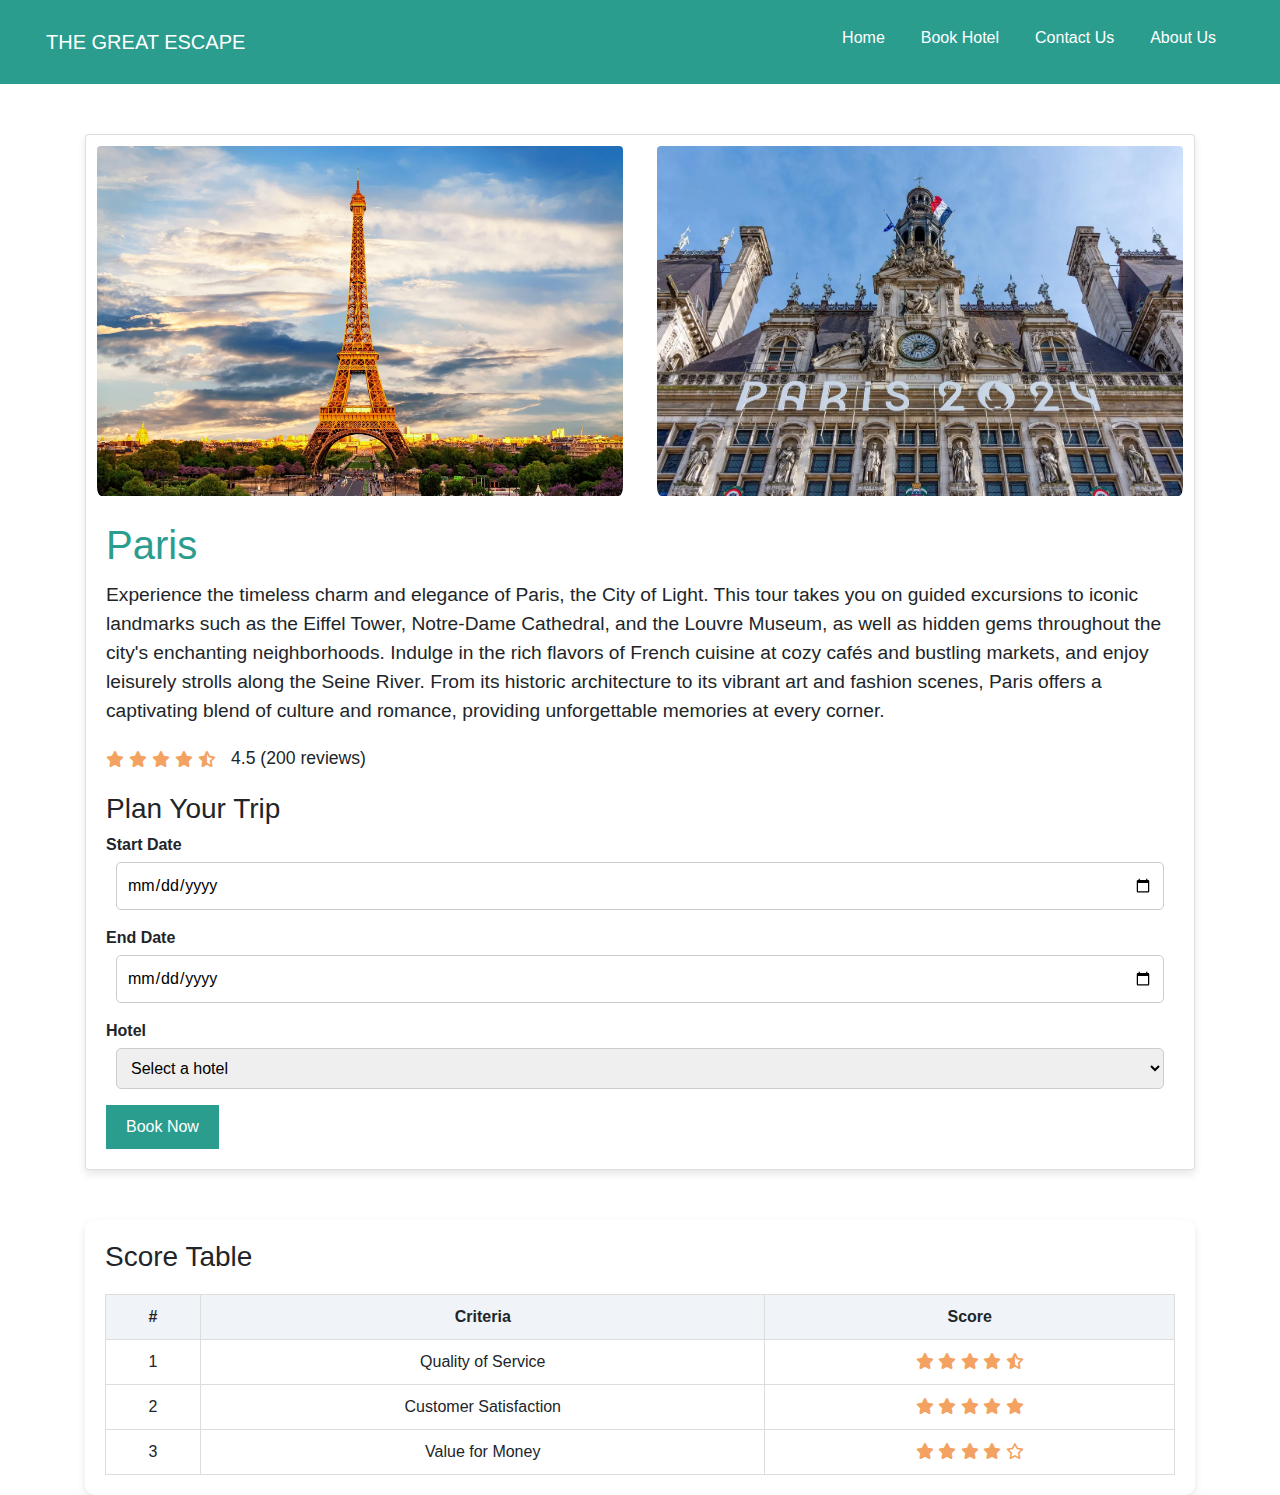
<file: tour/paris.html>
<!--  Student Name and Number
    Aaditya Raj Karki (c0936839)
    Arjun Gautam (c0933548) 
    Yougal Bimali (c0938141)
    Deepak Gharti (c0935260)
    Yadav Siwakoti (c0932910)
    Paras Karki (c0916132)
 -->
<!DOCTYPE html>
<html lang="en">
<head>
    <meta charset="UTF-8">
    <meta name="viewport" content="width=device-width, initial-scale=1.0">
    <title>Tour Details</title>
    <link rel="stylesheet" href="/tour/tour.css">
    <link rel="stylesheet" href="https://cdnjs.cloudflare.com/ajax/libs/font-awesome/6.0.0-beta3/css/all.min.css">

    <link rel="stylesheet" href="https://cdn.jsdelivr.net/npm/bootstrap@4.0.0/dist/css/bootstrap.min.css" integrity="sha384-Gn5384xqQ1aoWXA+058RXPxPg6fy4IWvTNh0E263XmFcJlSAwiGgFAW/dAiS6JXm" crossorigin="anonymous">
</head>
<body>
    <header>
        <nav class="navbar navbar-expand-lg navbar-dark">
            <a class="navbar-brand" href="../index.html">THE GREAT ESCAPE</a>
            <button class="navbar-toggler" type="button" data-toggle="collapse" data-target="#navbarTogglerDemo02" aria-controls="navbarTogglerDemo02" aria-expanded="false" aria-label="Toggle navigation">
                <span class="navbar-toggler-icon"></span>
            </button>
            <div class="collapse navbar-collapse" id="navbarTogglerDemo02">
                <ul class="navbar-nav ml-auto my-2 mt-lg-0">
                    <li class="nav-item active">
                        <a class="nav-link" href="../index.html">Home</a>
                    </li>
                    <li class="nav-item active">
                        <a class="nav-link" href="../booking/booking.html">Book Hotel</a>
                    </li>
                    <li class="nav-item active">
                        <a class="nav-link" href="../contact/contact.html">Contact Us</a>
                    </li>
                    <li class="nav-item active">
                        <a class="nav-link" href="../about/AboutUS.html">About Us</a>
                    </li>
                </ul>
            </div>
    </header>
    <div class="container">
        <div class="card">
            <div class="card-img-container">
                <img src="../assets/paris.jpg" alt="New York">
                <img src="../assets/paris.webp" alt="New York">
            </div>
            <div class="card-body">
                <h1 class="card-title">Paris</h1>
                <p class="card-text">
                    Experience the timeless charm and elegance of Paris, the City of Light. This tour takes you on guided excursions to iconic landmarks such as the Eiffel Tower, Notre-Dame Cathedral, and the Louvre Museum, as well as hidden gems throughout the city's enchanting neighborhoods. Indulge in the rich flavors of French cuisine at cozy cafés and bustling markets, and enjoy leisurely strolls along the Seine River. From its historic architecture to its vibrant art and fashion scenes, Paris offers a captivating blend of culture and romance, providing unforgettable memories at every corner.                <div class="ratings">
                    <i class="fas fa-star"></i>
                    <i class="fas fa-star"></i>
                    <i class="fas fa-star"></i>
                    <i class="fas fa-star"></i>
                    <i class="fas fa-star-half-alt"></i>
                    <span>4.5 (200 reviews)</span>
                </div>
                <h3>Plan Your Trip</h3>
                <form>
                    <div class="form-group">
                        <label for="startDate">Start Date</label>
                        <input type="date" id="startDate" required>
                    </div>
                    <div class="form-group">
                        <label for="endDate">End Date</label>
                        <input type="date" id="endDate" required>
                    </div>
                    <div class="form-group">
                        <label for="hotel">Hotel</label>
                        <select id="hotel" required>
                            <option value="" disabled selected>Select a hotel</option>
                            <option value="hotel1">Hotel 1</option>
                            <option value="hotel2">Hotel 2</option>
                            <option value="hotel3">Hotel 3</option>
                        </select>
                    </div>
                    <button type="submit">Book Now</button>
                </form>
            </div>
        </div>
        <div class="score-table">
            <h3>Score Table</h3>
            <table>
                <thead>
                    <tr>
                        <th>#</th>
                        <th>Criteria</th>
                        <th>Score</th>
                    </tr>
                </thead>
                <tbody>
                    <tr>
                        <td>1</td>
                        <td>Quality of Service</td>
                        <td>
                            <i class="fas fa-star"></i>
                            <i class="fas fa-star"></i>
                            <i class="fas fa-star"></i>
                            <i class="fas fa-star"></i>
                            <i class="fas fa-star-half-alt"></i>
                        </td>
                    </tr>
                    <tr>
                        <td>2</td>
                        <td>Customer Satisfaction</td>
                        <td>
                            <i class="fas fa-star"></i>
                            <i class="fas fa-star"></i>
                            <i class="fas fa-star"></i>
                            <i class="fas fa-star"></i>
                            <i class="fas fa-star"></i>
                        </td>
                    </tr>
                    <tr>
                        <td>3</td>
                        <td>Value for Money</td>
                        <td>
                            <i class="fas fa-star"></i>
                            <i class="fas fa-star"></i>
                            <i class="fas fa-star"></i>
                            <i class="fas fa-star"></i>
                            <i class="far fa-star"></i>
                        </td>
                    </tr>
                </tbody>
            </table>
        </div>
    </div>
    <script src="https://code.jquery.com/jquery-3.2.1.slim.min.js" integrity="sha384-KJ3o2DKtIkvYIK3UENzmM7KCkRr/rE9/Qpg6aAZGJwFDMVNA/GpGFF93hXpG5KkN" crossorigin="anonymous"></script>
    <script src="https://cdn.jsdelivr.net/npm/popper.js@1.12.9/dist/umd/popper.min.js" integrity="sha384-ApNbgh9B+Y1QKtv3Rn7W3mgPxhU9K/ScQsAP7hUibX39j7fakFPskvXusvfa0b4Q" crossorigin="anonymous"></script>
    <script src="https://cdn.jsdelivr.net/npm/bootstrap@4.0.0/dist/js/bootstrap.min.js" integrity="sha384-JZR6Spejh4U02d8jOt6vLEHfe/JQGiRRSQQxSfFWpi1MquVdAyjUar5+76PVCmYl" crossorigin="anonymous"></script>
    
</body>
</html>
</file>
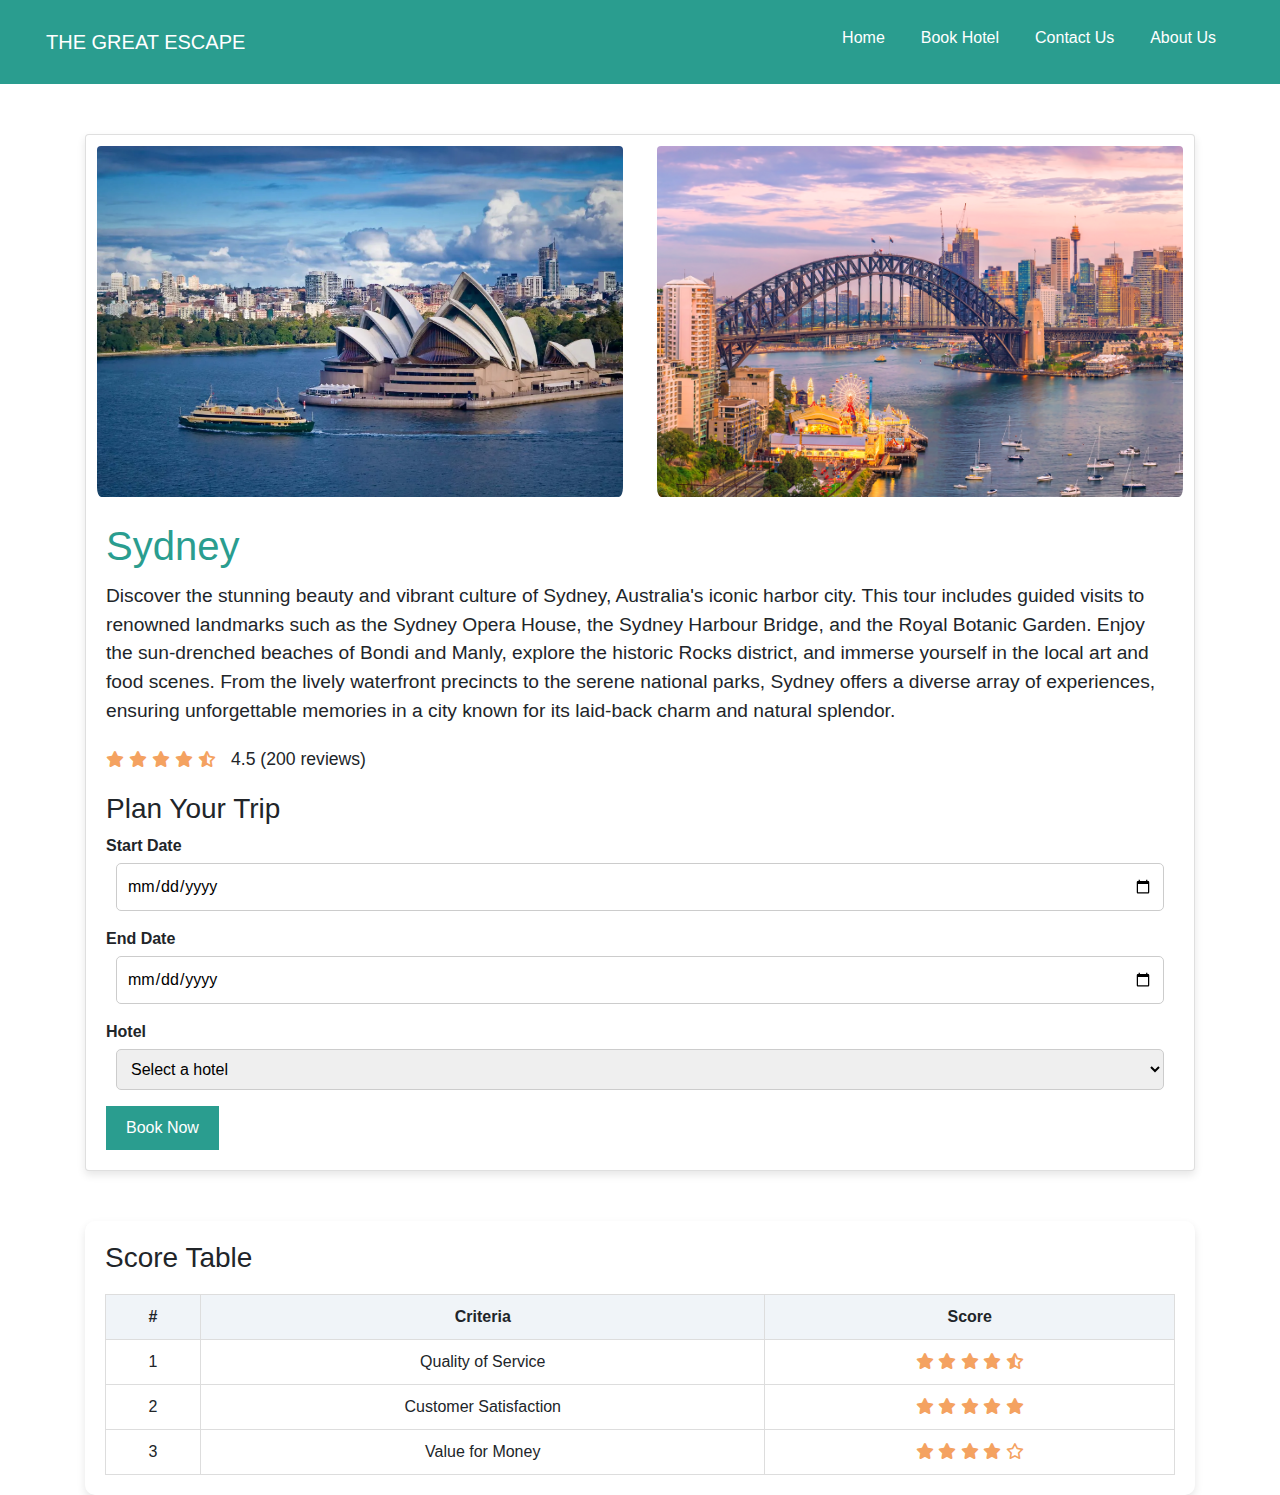
<file: tour/sydney.html>
<!--  Student Name and Number
    Aaditya Raj Karki (c0936839)
    Arjun Gautam (c0933548) 
    Yougal Bimali (c0938141)
    Deepak Gharti (c0935260)
    Yadav Siwakoti (c0932910)
    Paras Karki (c0916132)
 -->
<!DOCTYPE html>
<html lang="en">
<head>
    <meta charset="UTF-8">
    <meta name="viewport" content="width=device-width, initial-scale=1.0">
    <title>Tour Details</title>
    <link rel="stylesheet" href="/tour/tour.css">
    <link rel="stylesheet" href="https://cdnjs.cloudflare.com/ajax/libs/font-awesome/6.0.0-beta3/css/all.min.css">

    <link rel="stylesheet" href="https://cdn.jsdelivr.net/npm/bootstrap@4.0.0/dist/css/bootstrap.min.css" integrity="sha384-Gn5384xqQ1aoWXA+058RXPxPg6fy4IWvTNh0E263XmFcJlSAwiGgFAW/dAiS6JXm" crossorigin="anonymous">
</head>
<body>
    <header>
        <nav class="navbar navbar-expand-lg navbar-dark">
            <a class="navbar-brand" href="../index.html">THE GREAT ESCAPE</a>
            <button class="navbar-toggler" type="button" data-toggle="collapse" data-target="#navbarTogglerDemo02" aria-controls="navbarTogglerDemo02" aria-expanded="false" aria-label="Toggle navigation">
                <span class="navbar-toggler-icon"></span>
            </button>
            <div class="collapse navbar-collapse" id="navbarTogglerDemo02">
                <ul class="navbar-nav ml-auto my-2 mt-lg-0">
                    <li class="nav-item active">
                        <a class="nav-link" href="../index.html">Home</a>
                    </li>
                    <li class="nav-item active">
                        <a class="nav-link" href="../booking/booking.html">Book Hotel</a>
                    </li>
                    <li class="nav-item active">
                        <a class="nav-link" href="../contact/contact.html">Contact Us</a>
                    </li>
                    <li class="nav-item active">
                        <a class="nav-link" href="../about/AboutUS.html">About Us</a>
                    </li>
                </ul>
            </div>
    </header>
    <div class="container">
        <div class="card">
            <div class="card-img-container">
                <img src="../assets/sydney.webp" alt="New York">
                <img src="../assets/sydney.png" alt="New York">
            </div>
            <div class="card-body">
                <h1 class="card-title">Sydney</h1>
                <p class="card-text">
                    Discover the stunning beauty and vibrant culture of Sydney, Australia's iconic harbor city. This tour includes guided visits to renowned landmarks such as the Sydney Opera House, the Sydney Harbour Bridge, and the Royal Botanic Garden. Enjoy the sun-drenched beaches of Bondi and Manly, explore the historic Rocks district, and immerse yourself in the local art and food scenes. From the lively waterfront precincts to the serene national parks, Sydney offers a diverse array of experiences, ensuring unforgettable memories in a city known for its laid-back charm and natural splendor.                <div class="ratings">
                    <i class="fas fa-star"></i>
                    <i class="fas fa-star"></i>
                    <i class="fas fa-star"></i>
                    <i class="fas fa-star"></i>
                    <i class="fas fa-star-half-alt"></i>
                    <span>4.5 (200 reviews)</span>
                </div>
                <h3>Plan Your Trip</h3>
                <form>
                    <div class="form-group">
                        <label for="startDate">Start Date</label>
                        <input type="date" id="startDate" required>
                    </div>
                    <div class="form-group">
                        <label for="endDate">End Date</label>
                        <input type="date" id="endDate" required>
                    </div>
                    <div class="form-group">
                        <label for="hotel">Hotel</label>
                        <select id="hotel" required>
                            <option value="" disabled selected>Select a hotel</option>
                            <option value="hotel1">Hotel 1</option>
                            <option value="hotel2">Hotel 2</option>
                            <option value="hotel3">Hotel 3</option>
                        </select>
                    </div>
                    <button type="submit">Book Now</button>
                </form>
            </div>
        </div>
        <div class="score-table">
            <h3>Score Table</h3>
            <table>
                <thead>
                    <tr>
                        <th>#</th>
                        <th>Criteria</th>
                        <th>Score</th>
                    </tr>
                </thead>
                <tbody>
                    <tr>
                        <td>1</td>
                        <td>Quality of Service</td>
                        <td>
                            <i class="fas fa-star"></i>
                            <i class="fas fa-star"></i>
                            <i class="fas fa-star"></i>
                            <i class="fas fa-star"></i>
                            <i class="fas fa-star-half-alt"></i>
                        </td>
                    </tr>
                    <tr>
                        <td>2</td>
                        <td>Customer Satisfaction</td>
                        <td>
                            <i class="fas fa-star"></i>
                            <i class="fas fa-star"></i>
                            <i class="fas fa-star"></i>
                            <i class="fas fa-star"></i>
                            <i class="fas fa-star"></i>
                        </td>
                    </tr>
                    <tr>
                        <td>3</td>
                        <td>Value for Money</td>
                        <td>
                            <i class="fas fa-star"></i>
                            <i class="fas fa-star"></i>
                            <i class="fas fa-star"></i>
                            <i class="fas fa-star"></i>
                            <i class="far fa-star"></i>
                        </td>
                    </tr>
                </tbody>
            </table>
        </div>
    </div>
    <script src="https://code.jquery.com/jquery-3.2.1.slim.min.js" integrity="sha384-KJ3o2DKtIkvYIK3UENzmM7KCkRr/rE9/Qpg6aAZGJwFDMVNA/GpGFF93hXpG5KkN" crossorigin="anonymous"></script>
    <script src="https://cdn.jsdelivr.net/npm/popper.js@1.12.9/dist/umd/popper.min.js" integrity="sha384-ApNbgh9B+Y1QKtv3Rn7W3mgPxhU9K/ScQsAP7hUibX39j7fakFPskvXusvfa0b4Q" crossorigin="anonymous"></script>
    <script src="https://cdn.jsdelivr.net/npm/bootstrap@4.0.0/dist/js/bootstrap.min.js" integrity="sha384-JZR6Spejh4U02d8jOt6vLEHfe/JQGiRRSQQxSfFWpi1MquVdAyjUar5+76PVCmYl" crossorigin="anonymous"></script>
    
</body>
</html>
</file>
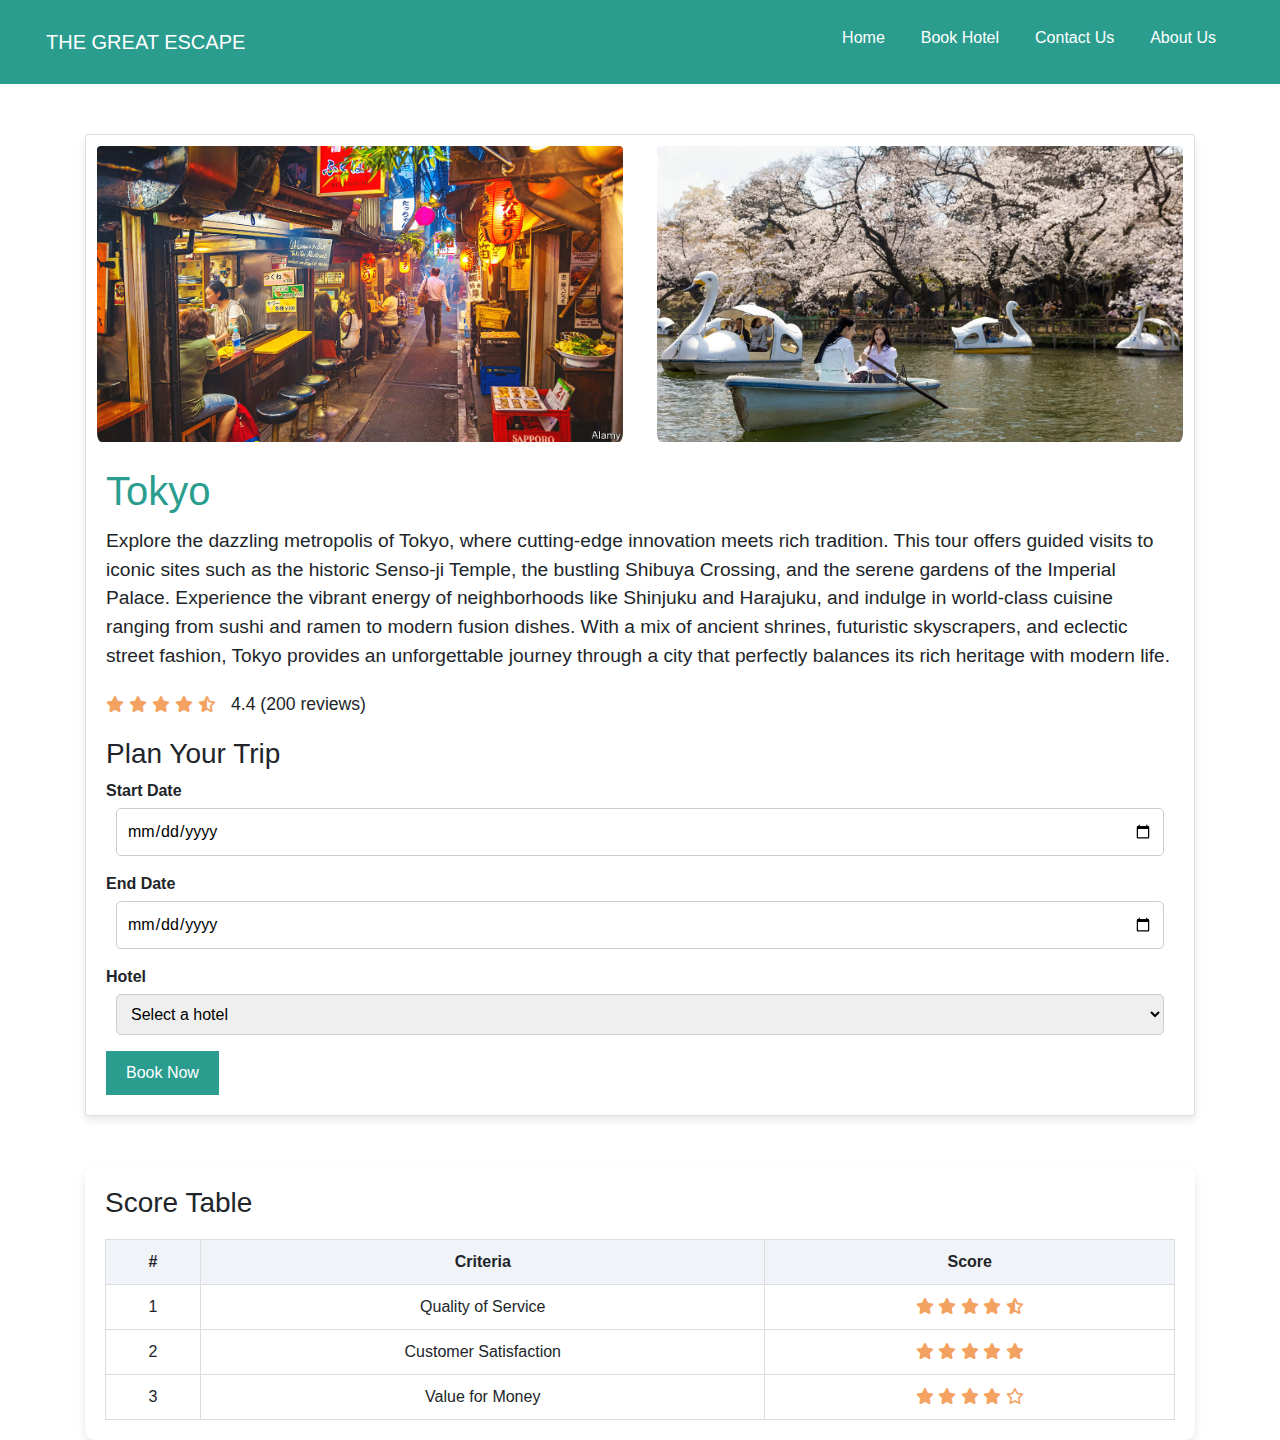
<file: tour/tokyo.html>
<!--  Student Name and Number
    Aaditya Raj Karki (c0936839)
    Arjun Gautam (c0933548) 
    Yougal Bimali (c0938141)
    Deepak Gharti (c0935260)
    Yadav Siwakoti (c0932910)
    Paras Karki (c0916132)
 -->
<!DOCTYPE html>
<html lang="en">
<head>
    <meta charset="UTF-8">
    <meta name="viewport" content="width=device-width, initial-scale=1.0">
    <title>Tour Details</title>
    <link rel="stylesheet" href="/tour/tour.css">
    <link rel="stylesheet" href="https://cdnjs.cloudflare.com/ajax/libs/font-awesome/6.0.0-beta3/css/all.min.css">

    <link rel="stylesheet" href="https://cdn.jsdelivr.net/npm/bootstrap@4.0.0/dist/css/bootstrap.min.css" integrity="sha384-Gn5384xqQ1aoWXA+058RXPxPg6fy4IWvTNh0E263XmFcJlSAwiGgFAW/dAiS6JXm" crossorigin="anonymous">
</head>
<body>
    <header>
        <nav class="navbar navbar-expand-lg navbar-dark">
            <a class="navbar-brand" href="../index.html">THE GREAT ESCAPE</a>
            <button class="navbar-toggler" type="button" data-toggle="collapse" data-target="#navbarTogglerDemo02" aria-controls="navbarTogglerDemo02" aria-expanded="false" aria-label="Toggle navigation">
                <span class="navbar-toggler-icon"></span>
            </button>
            <div class="collapse navbar-collapse" id="navbarTogglerDemo02">
                <ul class="navbar-nav ml-auto my-2 mt-lg-0">
                    <li class="nav-item active">
                        <a class="nav-link" href="../index.html">Home</a>
                    </li>
                    <li class="nav-item active">
                        <a class="nav-link" href="../booking/booking.html">Book Hotel</a>
                    </li>
                    <li class="nav-item active">
                        <a class="nav-link" href="../contact/contact.html">Contact Us</a>
                    </li>
                    <li class="nav-item active">
                        <a class="nav-link" href="../about/AboutUS.html">About Us</a>
                    </li>
                </ul>
            </div>
    </header>
    <div class="container">
        <div class="card">
            <div class="card-img-container">
                <img src="../assets/tokyo.jpg" alt="New York">
                <img src="../assets/tokyo.avif" alt="New York">
                
            </div>
            <div class="card-body">
                <h1 class="card-title">Tokyo</h1>
                <p class="card-text">
                    Explore the dazzling metropolis of Tokyo, where cutting-edge innovation meets rich tradition. This tour offers guided visits to iconic sites such as the historic Senso-ji Temple, the bustling Shibuya Crossing, and the serene gardens of the Imperial Palace. Experience the vibrant energy of neighborhoods like Shinjuku and Harajuku, and indulge in world-class cuisine ranging from sushi and ramen to modern fusion dishes. With a mix of ancient shrines, futuristic skyscrapers, and eclectic street fashion, Tokyo provides an unforgettable journey through a city that perfectly balances its rich heritage with modern life.                <div class="ratings">
                    <i class="fas fa-star"></i>
                    <i class="fas fa-star"></i>
                    <i class="fas fa-star"></i>
                    <i class="fas fa-star"></i>
                    <i class="fas fa-star-half-alt"></i>
                    <span>4.4 (200 reviews)</span>
                </div>
                <h3>Plan Your Trip</h3>
                <form>
                    <div class="form-group">
                        <label for="startDate">Start Date</label>
                        <input type="date" id="startDate" required>
                    </div>
                    <div class="form-group">
                        <label for="endDate">End Date</label>
                        <input type="date" id="endDate" required>
                    </div>
                    <div class="form-group">
                        <label for="hotel">Hotel</label>
                        <select id="hotel" required>
                            <option value="" disabled selected>Select a hotel</option>
                            <option value="hotel1">Hotel 1</option>
                            <option value="hotel2">Hotel 2</option>
                            <option value="hotel3">Hotel 3</option>
                        </select>
                    </div>
                    <button type="submit">Book Now</button>
                </form>
            </div>
        </div>
        <div class="score-table">
            <h3>Score Table</h3>
            <table>
                <thead>
                    <tr>
                        <th>#</th>
                        <th>Criteria</th>
                        <th>Score</th>
                    </tr>
                </thead>
                <tbody>
                    <tr>
                        <td>1</td>
                        <td>Quality of Service</td>
                        <td>
                            <i class="fas fa-star"></i>
                            <i class="fas fa-star"></i>
                            <i class="fas fa-star"></i>
                            <i class="fas fa-star"></i>
                            <i class="fas fa-star-half-alt"></i>
                        </td>
                    </tr>
                    <tr>
                        <td>2</td>
                        <td>Customer Satisfaction</td>
                        <td>
                            <i class="fas fa-star"></i>
                            <i class="fas fa-star"></i>
                            <i class="fas fa-star"></i>
                            <i class="fas fa-star"></i>
                            <i class="fas fa-star"></i>
                        </td>
                    </tr>
                    <tr>
                        <td>3</td>
                        <td>Value for Money</td>
                        <td>
                            <i class="fas fa-star"></i>
                            <i class="fas fa-star"></i>
                            <i class="fas fa-star"></i>
                            <i class="fas fa-star"></i>
                            <i class="far fa-star"></i>
                        </td>
                    </tr>
                </tbody>
            </table>
        </div>
    </div>
    <script src="https://code.jquery.com/jquery-3.2.1.slim.min.js" integrity="sha384-KJ3o2DKtIkvYIK3UENzmM7KCkRr/rE9/Qpg6aAZGJwFDMVNA/GpGFF93hXpG5KkN" crossorigin="anonymous"></script>
    <script src="https://cdn.jsdelivr.net/npm/popper.js@1.12.9/dist/umd/popper.min.js" integrity="sha384-ApNbgh9B+Y1QKtv3Rn7W3mgPxhU9K/ScQsAP7hUibX39j7fakFPskvXusvfa0b4Q" crossorigin="anonymous"></script>
    <script src="https://cdn.jsdelivr.net/npm/bootstrap@4.0.0/dist/js/bootstrap.min.js" integrity="sha384-JZR6Spejh4U02d8jOt6vLEHfe/JQGiRRSQQxSfFWpi1MquVdAyjUar5+76PVCmYl" crossorigin="anonymous"></script>
    
</body>
</html>
</file>
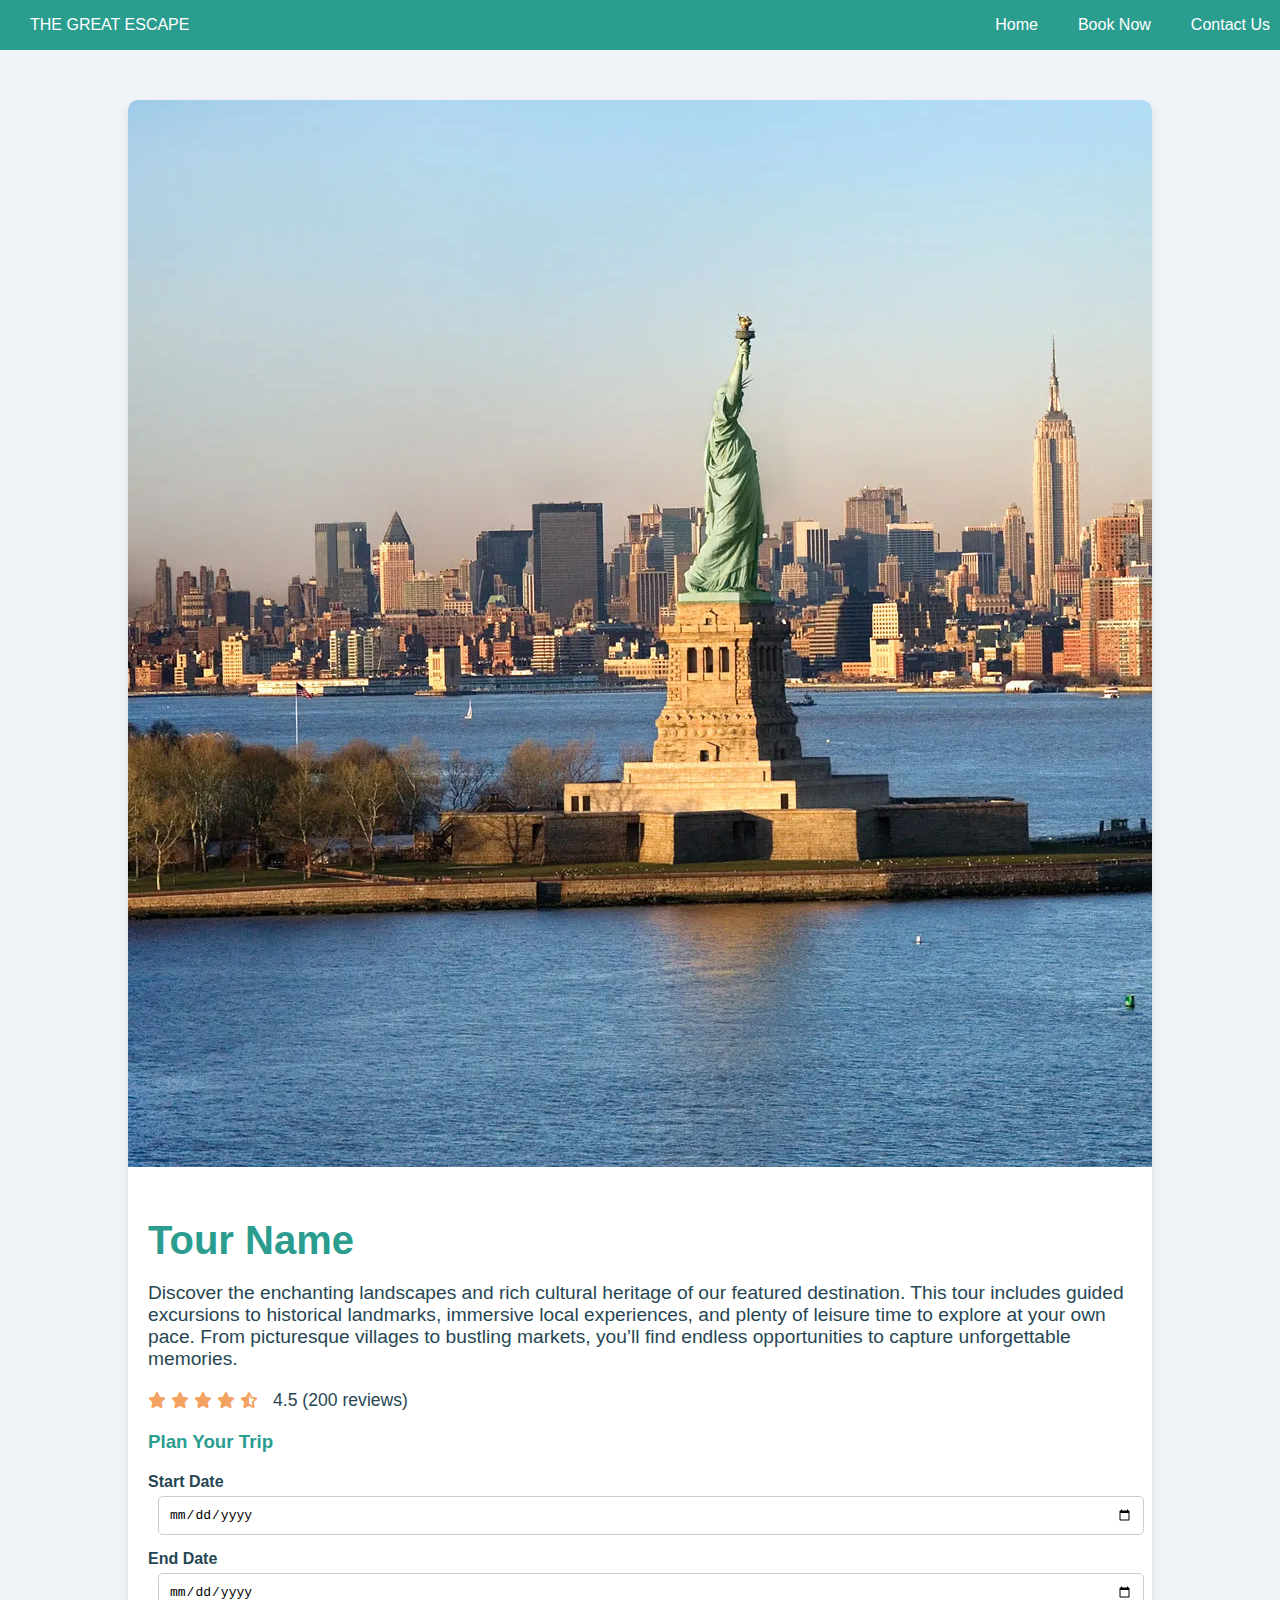
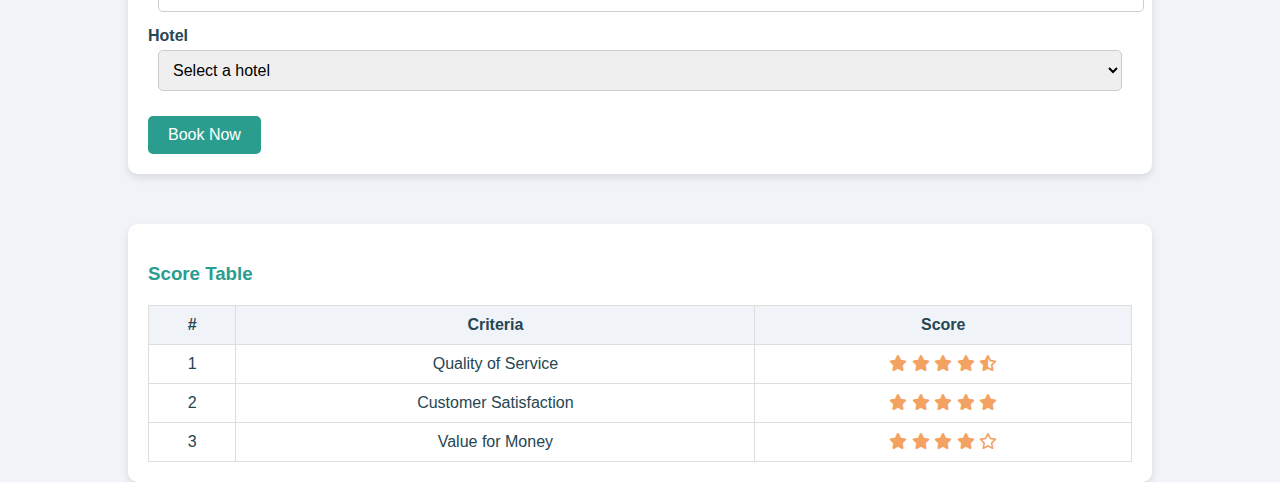
<file: tour/tour.html>
<!DOCTYPE html>
<html lang="en">
<head>
    <meta charset="UTF-8">
    <meta name="viewport" content="width=device-width, initial-scale=1.0">
    <title>Tour Details</title>
    <link rel="stylesheet" href="/tour/tour.css">
    <link rel="stylesheet" href="https://cdnjs.cloudflare.com/ajax/libs/font-awesome/6.0.0-beta3/css/all.min.css">
</head>
<body>
    <header>
        <nav class="navbar navbar-expand-lg navbar-dark">
            <a class="navbar-brand" href="../index.html">THE GREAT ESCAPE</a>
            <button class="navbar-toggler" type="button" data-toggle="collapse" data-target="#navbarTogglerDemo02" aria-controls="navbarTogglerDemo02" aria-expanded="false" aria-label="Toggle navigation">
                <span class="navbar-toggler-icon"></span>
            </button>
            <div class="collapse navbar-collapse" id="navbarTogglerDemo02">
                <ul class="navbar-nav ml-auto my-2 mt-lg-0">
                    <li class="nav-item active">
                        <a class="nav-link" href="../index.html">Home</a>
                    </li>
                    <li class="nav-item active">
                        <a class="nav-link" href="../booking/booking.html">Book Now</a>
                    </li>
                    <li class="nav-item active">
                        <a class="nav-link" href="../contact/contact.html">Contact Us</a>
                    </li>
                </ul>
            </div>
        </nav>
    </header>
    <div class="container">
        <div class="card">
            <img src="../assets/newyork.webp" alt="New York">
            <div class="card-body">
                <h1 class="card-title">Tour Name</h1>
                <p class="card-text">
                    Discover the enchanting landscapes and rich cultural heritage of our featured destination. This tour includes guided excursions to historical landmarks, immersive local experiences, and plenty of leisure time to explore at your own pace. From picturesque villages to bustling markets, you’ll find endless opportunities to capture unforgettable memories.
                </p>
                <div class="ratings">
                    <i class="fas fa-star"></i>
                    <i class="fas fa-star"></i>
                    <i class="fas fa-star"></i>
                    <i class="fas fa-star"></i>
                    <i class="fas fa-star-half-alt"></i>
                    <span>4.5 (200 reviews)</span>
                </div>
                <h3>Plan Your Trip</h3>
                <form>
                    <div class="form-group">
                        <label for="startDate">Start Date</label>
                        <input type="date" id="startDate" required>
                    </div>
                    <div class="form-group">
                        <label for="endDate">End Date</label>
                        <input type="date" id="endDate" required>
                    </div>
                    <div class="form-group">
                        <label for="hotel">Hotel</label>
                        <select id="hotel" required>
                            <option value="" disabled selected>Select a hotel</option>
                            <option value="hotel1">Hotel 1</option>
                            <option value="hotel2">Hotel 2</option>
                            <option value="hotel3">Hotel 3</option>
                        </select>
                    </div>
                    <button type="submit">Book Now</button>
                </form>
            </div>
        </div>
        <div class="score-table">
            <h3>Score Table</h3>
            <table>
                <thead>
                    <tr>
                        <th>#</th>
                        <th>Criteria</th>
                        <th>Score</th>
                    </tr>
                </thead>
                <tbody>
                    <tr>
                        <td>1</td>
                        <td>Quality of Service</td>
                        <td>
                            <i class="fas fa-star"></i>
                            <i class="fas fa-star"></i>
                            <i class="fas fa-star"></i>
                            <i class="fas fa-star"></i>
                            <i class="fas fa-star-half-alt"></i>
                        </td>
                    </tr>
                    <tr>
                        <td>2</td>
                        <td>Customer Satisfaction</td>
                        <td>
                            <i class="fas fa-star"></i>
                            <i class="fas fa-star"></i>
                            <i class="fas fa-star"></i>
                            <i class="fas fa-star"></i>
                            <i class="fas fa-star"></i>
                        </td>
                    </tr>
                    <tr>
                        <td>3</td>
                        <td>Value for Money</td>
                        <td>
                            <i class="fas fa-star"></i>
                            <i class="fas fa-star"></i>
                            <i class="fas fa-star"></i>
                            <i class="fas fa-star"></i>
                            <i class="far fa-star"></i>
                        </td>
                    </tr>
                </tbody>
            </table>
        </div>
    </div>
</body>
</html>
</file>
<file: styles.css>
/*
Student Name and Number : 
    Aaditya Raj Karki (c0936839)
    Arjun Gautam (c0933548) 
    Yougal Bimali (c0938141)
    Deepak Gharti (c0935260)
    Yadav Siwakoti (c0932910)
    Paras Karki (c0916132)
 */
 
body {
  font-family: Arial, sans-serif;
  margin: 0;
  padding: 0;
  box-sizing: border-box;
  background-color: #f0f0f0;
  color: #333;
}

/* Header Styles */
header {
  background-color: #2a9d8f;
  color: #fff;
  padding: 10px 20px;
  text-align: center;
  position: sticky;
  top: 0;
  width: 100%;
  z-index: 1000;
}

nav {
  display: flex;
  justify-content: space-between;
  align-items: center;
  flex-wrap: wrap;
  margin-right: 20px;
}

.logo h1 {
  margin: 0;
  font-size: 1.5em;
}

nav ul {
  list-style-type: none;
  padding: 0;
  margin: 0;
  display: flex;
  gap: 20px;
  flex-wrap: wrap;
}

nav a {
  color: #fff;
  text-decoration: none;
  padding: 5px 10px;
  transition: background-color 0.3s ease;
}

nav a:hover {
  background-color: #2a9d8f;
  border-radius: 5px;
}

header h1 {
  margin: 10px 0;
  font-size: 2.5em;
}

header p {
  margin: 10px 0 0;
}

/* Section Styles */
section {
  padding: 20px;
  margin: 20px auto;
  max-width: 800px;
  background-color: #fff;
  box-shadow: 0 0 10px rgba(0, 0, 0, 0.1);
}

section h1 {
  margin: auto;
  text-align: center;
  font-size: 50px;
  text-shadow: 2px 2px #6b6767;
}

/* Intro Section */
.intro {
  text-align: center;
  border-radius: 5px;
  display: flex;
  flex-direction: column;
  align-items: center;
}

.intro p {
  font-size: 1.1em;
  line-height: 1.6;
}

.search-container {
  display: flex;
  justify-content: space-between;
  margin: 10px 0;
  width: 100%;
}

.search-container select {
  width: 48%;
  padding: 10px;
  font-size: 1em;
}

.intro-image {
  width: 100%;
  height: auto;
  margin-top: 20px;
}

.search-container button {
  background-color: gray ;
  color: #fff;
  border: none;
  padding: 10px 20px;
  font-size: 1.2em;
  cursor: pointer;
  transition: background-color 0.3s ease;
  border-radius: 5px;
}

.search-container button:hover {
  background-color: #4f4f4f;
  transform: scale(1.05); 
}

/* Features Section */
.features h2 {
  text-align: center;
}

.features button {
  background-color: green; /* Current yellow button background */
  color: white;
  border-radius: 5px;
  border: 2px solid white;
  padding: 10px 20px;
  font-size: 1.2em;
  cursor: pointer;
  transition: background-color 0.3s ease, transform 0.3s ease;
}

.features button:hover {
  background-color: darkgreen;
  color: white;
  transform: scale(1.05); 
}


.card-container {
  display: flex;
  flex-wrap: wrap;
  gap: 20px;
  justify-content: center;
  border-radius: 5px;
}

.card {
  background-color: #e9e9e9;
  padding: 20px;
  width: 300px; /* Fixed width for vertical layout */
  text-align: center;
  border: 1px solid #ddd;
  border-radius: 8px;
  box-shadow: 0 2px 4px rgba(0,0,0,0.1);
  transition: transform 0.3s;
}
.card_tag{
  width: fit-content;
  border: solid 3px orangered;
  padding: 4px;
  background-color: orangered;
  color: #fff;
  margin-bottom: 2px;
}
#card_visit_tag{
  font-weight: 900;
  display: flex;
}

.card:hover {
  transform: translateY(-10px);
}

.card h3 {
  margin-top: 0;
}

body {
    font-family: 'Arial', sans-serif;
    background-color: #f0f4f8;
    color: #264653;
    margin: 0;
    padding: 0;
}

.tour-card {
    background-color: #fff;
    border-radius: 10px;
    overflow: hidden;
    box-shadow: 0 4px 8px rgba(0, 0, 0, 0.1);
    margin: 20px;
    padding: 20px;
    text-align: center;
    max-width: 300px;
    margin: auto;
}

.tour-card img {
    width: 100%;
    height: 200px;
    object-fit: cover;
    border-bottom: 1px solid #ddd;
}

.tour-card h2 {
    font-size: 1.8em;
    color: #264653;
    margin: 15px 0;
}

.tour-card p {
    font-size: 1em;
    margin: 10px 0;
    color: #264653;
}

.visit-button {
    display: inline-block;
    padding: 10px 20px;
    background-color: #2a9d8f;
    color: white;
    text-decoration: none;
    border-radius: 5px;
    transition: background-color 0.3s, transform 0.3s;
    font-size: 1em;
}


.visit-button:hover {
    background-color: #1f776d;
    transform: scale(1.05);
    color: #fff;
    text-decoration: none;
}


/* Call to Action Section */
.cta {
  text-align: center;
  padding: 2rem;
  background: #eee;
}

.cta button {
  background-color: gray ;
  color: #fff;
  border: none;
  padding: 10px 20px;
  font-size: 1.2em;
  cursor: pointer;
  transition: background-color 0.3s ease;
  border-radius: 5px;
}

.cta button:hover {
  background-color: #4f4f4f;
}

/* Footer Styles */
footer {
  text-align: center;
  padding: 10px;
  background-color: #2a9d8f;;
  color: #fff;
}

/* Styles for the intro section */
.intro {
  padding: 20px;
  text-align: center;
  display: flex;
  flex-direction: column;
  align-items: center;
}
.intro-cards {
  display: flex;
  flex-wrap: wrap;
  gap: 1rem;
  justify-content: center;
}

.card {
  background-color: white;
  border: 1px solid #ccc;
  border-radius: 4px;
  overflow: hidden;
  width: 300px; /* Adjust width as needed */
  box-shadow: 0 4px 8px rgba(0, 0, 0, 0.1);
  display: flex;
  flex-direction: column;
}

.card img {
  width: 100%;
  height: 200px; /* Adjust height as needed */
  object-fit: cover;
}

.card h3 {
  margin: 1rem;
}

.card p {
  margin: 0 1rem 1rem;
}

.intro h1 {
  margin-bottom: 10px;
}

.intro p {
  margin-bottom: 20px;
  font-size: 1.1em;
}

.search-container {
  margin-bottom: 20px;
}

.search-container select {
  padding: 10px;
  margin: 0 10px;
  border-radius: 5px;
  border: 1px solid #ccc;
}

/* Styles for the cards */
.intro-cards {
  display: flex;
  flex-wrap: wrap;
  /* justify-content: space-around; */
  margin-top: 20px;
  width: 100%;
}

.card {
  background: #fff;
  border: 1px solid #ddd;
  border-radius: 8px;
  box-shadow: 0 4px 8px rgba(0, 0, 0, 0.1);
  padding: 20px;
  margin: 10px;
  flex: 1 1 calc(45% - 20px);
  box-sizing: border-box;
}

/* Responsive Styles */
@media (max-width: 768px) {
  nav ul {
    flex-direction: column;
    align-items: center;
  }

  .search-container {
    flex-direction: column;
    align-items: center;
  }

  .search-container select {
    width: 100%;
    margin: 5px 0;
  }

  .intro-cards {
    flex-direction: column;
    align-items: center;
  }

  .card {
    width: 100%;
    margin: 10px 0;
  }
}

/* Responsive Styles for Features Section */
@media (max-width: 768px) {
  .features .card-container {
    flex-direction: column;
    align-items: center;
  }

  .features .card {
    width: 100%;
    margin: 10px 0;
  }
}

@media (max-width: 480px) {
  header {
    padding: 10px;
  }

  nav {
    margin-right: 0;
  }

  .intro p {
    font-size: 1em;
  }

  .search-container button {
    width: 100%;
    padding: 15px;
  }
}
</file>
<file: about/AboutUs.css>
/*
Student Name and Number : 
    Aaditya Raj Karki (c0936839)
    Arjun Gautam (c0933548) 
    Yougal Bimali (c0938141)
    Deepak Gharti (c0935260)
    Yadav Siwakoti (c0932910)
    Paras Karki (c0916132)
 */
* {
    margin: 0;
    padding: 0;
    box-sizing: border-box;
}

body {
    font-family: 'Roboto', sans-serif;
    line-height: 1.6;
    color: #264653;
    background-color: #f4f4f9;
}

/* Header styles */
header {
    background-color: #2a9d8f;
    color: white;
    padding: 1rem 0;
}

nav ul {
    display: flex;
    justify-content: center;
    list-style: none;
}

nav ul li {
    margin: 0 1rem;
}

nav ul li a {
    color: white;
    text-decoration: none;
    font-weight: bold;
}

/* About Us section styles */
.about-us {
    padding: 2rem 0;
    background-color: #ffffff;
}

.container {
    width: 80%;
    margin: auto;
    max-width: 1200px;
}

.about-us h1 {
    text-align: center;
    color: #2a9d8f;
    margin-bottom: 1.5rem;
}

.content {
    display: flex;
    flex-wrap: wrap;
    justify-content: space-between;
    align-items: center;
}

.content .text {
    flex: 1;
    min-width: 300px;
    margin-right: 1rem;
}

.content .text h2 {
    color: #264653;
    margin-bottom: 0.5rem;
}

.content .text p {
    margin-bottom: 1rem;
    color: #264653;
}

.content .image {
    flex: 1;
    min-width: 300px;
}

.content .image img {
    max-width: 100%;
    border-radius: 10px;
}

/* Footer styles */
footer {
    background-color:  #2a9d8f;;
    color: white;
    text-align: center;
    padding: 1rem 0;
    margin-top: 2rem;
}

footer p {
    margin: 0;
}
</file>
<file: booking/booking.css>
/*
Student Name and Number : 
    Aaditya Raj Karki (c0936839)
    Arjun Gautam (c0933548) 
    Yougal Bimali (c0938141)
    Deepak Gharti (c0935260)
    Yadav Siwakoti (c0932910)
    Paras Karki (c0916132)
 */
body {
    font-family: Arial, sans-serif;
    margin: 0;
    padding: 0;
    box-sizing: border-box;
    background-color: #f0f0f0;
    color: #333;
}

/* Header Styles */
header {
    background-color: #2a9d8f;
    color: #fff;
    padding: 10px 20px;
    text-align: center;
    position: sticky;
    top: 0;
    width: 100%;
    z-index: 1000;
  }
  
  nav {
    display: flex;
    justify-content: space-between;
    align-items: center;
    flex-wrap: wrap;
    margin-right: 20px;
  }
  
  .logo h1 {
    margin: 0;
    font-size: 1.5em;
  }
  
  nav ul {
    list-style-type: none;
    padding: 0;
    margin: 0;
    display: flex;
    gap: 20px;
    flex-wrap: wrap;
  }
  
  nav a {
    color: #fff;
    text-decoration: none;
    padding: 5px 10px;
    transition: background-color 0.3s ease;
  }
  
  nav a:hover {
    background-color: #2a9d8f;
    border-radius: 5px;
  }
  
  header h1 {
    margin: 10px 0;
    font-size: 2.5em;
  }
  
  header p {
    margin: 10px 0 0;
  }

.search-section {
    background-color: #f8f8f8;
    padding: 2rem 0;
}

#search-container {
    max-width: 1200px;
    margin: 0 auto;
    display: flex;
    flex-wrap: wrap;
    gap: 1rem; /* Adjust gap as needed */
    justify-content: space-between; /* Align items */
    padding: 1rem;
    background: white;
    box-shadow: 0 4px 8px rgba(0, 0, 0, 0.1);
    border-radius: 8px;
}

#search-container select,
#search-container .search-input,
#search-container .search-button {
    flex: 1;
    margin: 0.5rem 0; /* Margin adjusted for vertical spacing */
    padding: 0.75rem;
    border: 1px solid #ccc;
    border-radius: 4px;
}

#search-container select {
    max-width: 100%;
    background: white;
    box-shadow: 0 4px 8px rgba(0, 0, 0, 0.1);
    border-radius: 4px;
}

#search-container .search-button {
    background-color: gray;
    color: white;
    border: none;
    cursor: pointer;
}

#search-container .search-button:hover {
    background-color: #4f4f4f ;;
}

.search-input {
    flex: 2; /* Make the search input take more space */
}

@media (max-width: 1200px) {
    #search-container {
        flex-direction: column;
        gap: 1rem;
    }

    #search-container select,
    #search-container .search-input,
    #search-container .search-button {
        width: 100%;
        max-width: none;
    }
}

@media (max-width: 768px) {
    #search-container {
        flex-direction: column;
        gap: 1rem;
    }

    #search-container select,
    #search-container .search-input,
    #search-container .search-button {
        width: 100%;
        max-width: none;
    }
}


/* Recommendations */
.recommendations {
    max-width: 1200px;
    margin: 2rem auto;
    padding: 1rem;
}

.recommendations h2 {
    margin-bottom: 1rem;
    text-align: center;
}

/* Card Container */
.cards-section {
    overflow: hidden; /* Hide anything that overflows */
    padding: 1rem;
}

.card-container {
    display: grid;
    grid-template-columns: repeat(3, 1fr); /* Three columns */
    gap: 2rem;
    padding-bottom: 1rem;
    scroll-snap-type: x mandatory; /* Optional: for smooth scrolling */
}

.card {
    background-color: white;
    border: 1px solid #ccc;
    border-radius: 4px;
    overflow: hidden;
    box-shadow: 0 4px 8px rgba(0, 0, 0, 0.1);
    scroll-snap-align: center; /* Optional: for smooth scrolling */
}

.card img {
    width: 100%;
    height: auto;
}

.card-content {
    padding: 1rem;
}

.card-content h3 {
    margin-top: 2px;
}

.card-content button {
    margin-top: 1rem;
    padding: 0.5rem 1rem;
    background-color: green; 
    color: white;
    border: none;
    border-radius: 4px;
    cursor: pointer;
    font-size: 1rem;
    transition: background-color 0.3s ease;
}

.card-content button:hover {
    background-color: darkgreen; 
    transform: scale(1.05); 
}

/* Footer Styles */
footer {
    text-align: center;
    padding: 10px;
    background-color: #2a9d8f;
    color: #fff;
}

/* Responsive styles */
@media (max-width: 1200px) {
    .card-container {
        grid-template-columns: repeat(2, 1fr); /* Two cards per row */
    }
}

@media (max-width: 768px) {
    .card-container {
        grid-template-columns: 1fr; /* One card per row */
    }
}
</file>
<file: contact /contact.css>
body {
    font-family: Arial, sans-serif;
    margin: 0;
    padding: 0;
    box-sizing: border-box;
    background-color: #f0f0f0;
    color: #333;
}

/* Header Styles */
header {
    background-color: #007BFF;
    color: #fff;
    padding: 10px 20px;
    text-align: center;
    position: sticky;
    top: 0;
    width: 100%;
    z-index: 1000;
}

nav {
    display: flex;
    justify-content: space-between;
    align-items: center;
    flex-wrap: wrap;
    margin-right: 20px;
}

.logo h1 {
    margin: 0;
    font-size: 1.5em;
}

nav ul {
    list-style-type: none;
    padding: 0;
    margin: 0;
    display: flex;
    gap: 20px;
    flex-wrap: wrap;
}

nav a {
    color: #fff;
    text-decoration: none;
    padding: 5px 10px;
    transition: background-color 0.3s ease;
}

nav a:hover {
    background-color: #0056b3;
    border-radius: 5px;
}

header h1 {
    margin: 10px 0;
    font-size: 2.5em;
}

header p {
    margin: 10px 0 0;
}

/* Section Styles */
section {
    padding: 20px;
    margin: 20px auto;
    max-width: 800px;
    background-color: #fff;
    box-shadow: 0 0 10px rgba(0, 0, 0, 0.1);
}

section h1 {
    margin: auto;
    text-align: center;
    font-size: 50px;
    text-shadow: 2px 2px #6b6767;
}

.contact {
    max-width: 1400px;
    margin: 2rem auto;
    padding: 2rem;
    background-color: #f8f8f8;
    border-radius: 8px;
    box-shadow: 0 4px 8px rgba(0, 0, 0, 0.1);
}

.contact h1 {
    text-align: center;
    margin-bottom: 1rem;
}

.contact p {
    text-align: center;
    margin-bottom: 1.5rem;
}

.contact-container {
    display: flex;
    flex-wrap: wrap;
    gap: 2rem;
}

.contact-info, .contact-form {
    flex: 1;
    min-width: 300px;
    background-color: white;
    padding: 2rem;
    border-radius: 4px;
    box-shadow: 0 4px 8px rgba(0, 0, 0, 0.1);
}

.contact-info {
    text-align: center;
}

.contact-info h2, .contact-form h2 {
    margin-top: 0;
}

.contact-info ul {
    list-style-type: none;
    padding: 0;
}

.contact-info li {
    margin-bottom: 0.5rem;
}

.contact-info a {
    color: #007BFF;
    text-decoration: none;
    transition: color 0.3s ease;
}

.contact-info a:hover {
    color: #0056b3;
}

.contact-form label {
    display: block;
    margin-top: 0.5rem;
}

.contact-form input, .contact-form textarea {
    width: 100%;
    padding: 0.75rem;
    margin-top: 0.25rem;
    border: 1px solid #ccc;
    border-radius: 4px;
    box-sizing: border-box;
}

.contact-form button {
    margin-top: 1rem;
    padding: 0.75rem;
    background-color: #007BFF;
    color: white;
    border: none;
    border-radius: 4px;
    cursor: pointer;
    font-size: 1rem;
    transition: background-color 0.3s ease;
}

.contact-form button:hover {
    background-color: #0056b3;
}

footer {
    text-align: center;
    padding: 10px;
    background-color: #007BFF;
    color: #fff;
    position: relative;
    bottom: 0;
    width: 100%;
}



/* Responsive styles */
@media (max-width: 1200px) {
    .card-container {
        flex-wrap: wrap;
    }

    .card {
        width: calc(50% - 1rem); /* Two cards per row */
    }
}

@media (max-width: 768px) {
    .card {
        width: calc(100% - 1rem); /* One card per row */
    }
}
</file>
<file: contact/contact.css>
/*
Student Name and Number : 
    Aaditya Raj Karki (c0936839)
    Arjun Gautam (c0933548) 
    Yougal Bimali (c0938141)
    Deepak Gharti (c0935260)
    Yadav Siwakoti (c0932910)
    Paras Karki (c0916132)
 */
body {
    font-family: Arial, sans-serif;
    margin: 0;
    padding: 0;
    box-sizing: border-box;
    background-color: #f0f0f0;
    color: #333;
}

/* Header Styles */
header {
    background-color: #2a9d8f;
    color: #fff;
    padding: 10px 20px;
    text-align: center;
    position: sticky;
    top: 0;
    width: 100%;
    z-index: 1000;
  }
  
  nav {
    display: flex;
    justify-content: space-between;
    align-items: center;
    flex-wrap: wrap;
    margin-right: 20px;
  }
  
  .logo h1 {
    margin: 0;
    font-size: 1.5em;
  }
  
  nav ul {
    list-style-type: none;
    padding: 0;
    margin: 0;
    display: flex;
    gap: 20px;
    flex-wrap: wrap;
  }
  
  nav a {
    color: #fff;
    text-decoration: none;
    padding: 5px 10px;
    transition: background-color 0.3s ease;
  }
  
  nav a:hover {
    background-color: #2a9d8f;
    border-radius: 5px;
  }
  
  header h1 {
    margin: 10px 0;
    font-size: 2.5em;
  }
  
  header p {
    margin: 10px 0 0;
  }

/* Section Styles */
section {
    padding: 20px;
    margin: 20px auto;
    max-width: 800px;
    background-color: #fff;
    box-shadow: 0 0 10px rgba(0, 0, 0, 0.1);
}

section h1 {
    margin: auto;
    text-align: center;
    font-size: 50px;
    text-shadow: 2px 2px #6b6767;
}

.contact {
    max-width: 1400px;
    margin: 2rem auto;
    padding: 2rem;
    background-color: #f8f8f8;
    border-radius: 8px;
    box-shadow: 0 4px 8px rgba(0, 0, 0, 0.1);
}

.contact h1 {
    text-align: center;
    margin-bottom: 1rem;
}

.contact p {
    text-align: center;
    margin-bottom: 1.5rem;
}

.contact-container {
    display: flex;
    flex-wrap: wrap;
    gap: 2rem;
}

.contact-info, .contact-form {
    flex: 1;
    min-width: 300px;
    background-color: white;
    padding: 2rem;
    border-radius: 4px;
    box-shadow: 0 4px 8px rgba(0, 0, 0, 0.1);
}

.contact-info {
    text-align: center;
}

.contact-info h2, .contact-form h2 {
    margin-top: 0;
}

.contact-info ul {
    list-style-type: none;
    padding: 0;
}

.contact-info li {
    margin-bottom: 0.5rem;
}

.contact-info a {
    color: #007BFF;
    text-decoration: none;
    transition: color 0.3s ease;
}

.contact-info a:hover {
    color: #0056b3;
}

.contact-form label {
    display: block;
    margin-top: 0.5rem;
}

.contact-form input, .contact-form textarea {
    width: 100%;
    padding: 0.75rem;
    margin-top: 0.25rem;
    border: 1px solid #ccc;
    border-radius: 4px;
    box-sizing: border-box;
}

.contact-form button {
    margin-top: 1rem;
    padding: 0.75rem;
    background-color: green; 
    color: white;
    border: none;
    border-radius: 4px;
    cursor: pointer;
    font-size: 1rem;
    transition: background-color 0.3s ease;
}

.contact-form button:hover {
    background-color: darkgreen ;
    transform: scale(1.05); 
}

footer {
    text-align: center;
    padding: 10px;
    background-color: #2a9d8f;
    color: #fff;
    position: relative;
    bottom: 0;
    width: 100%;
}



/* Responsive styles */
@media (max-width: 1200px) {
    .card-container {
        flex-wrap: wrap;
    }

    .card {
        width: calc(50% - 1rem); /* Two cards per row */
    }
}

@media (max-width: 768px) {
    .card {
        width: calc(100% - 1rem); /* One card per row */
    }
}


.map iframe {
    width: 100%;
    border-radius: 10px;
}

.hours ul {
    list-style-type: none;
    padding-left: 0;
}

.hours li {
    padding: 0.5rem 0;
    color: #264653;
}
</file>
<file: recommendation/recommendation.css>
/*
Student Name and Number : 
    Aaditya Raj Karki (c0936839)
    Arjun Gautam (c0933548) 
    Yougal Bimali (c0938141)
    Deepak Gharti (c0935260)
    Yadav Siwakoti (c0932910)
    Paras Karki (c0916132)
 */

/* Global Styles */
body {
    font-family: Arial, sans-serif;
    margin: 0;
    padding: 0;
    box-sizing: border-box;
    background-color: #f0f0f0;
    color: #333;
}

/* Header Styles */
header {
    background-color: #2a9d8f;
    color: #fff;
    padding: 10px 20px;
    text-align: center;
    position: sticky;
    top: 0;
    width: 100%;
    z-index: 1000;
  }
  
  nav {
    display: flex;
    justify-content: space-between;
    align-items: center;
    flex-wrap: wrap;
    margin-right: 20px;
  }
  
  .logo h1 {
    margin: 0;
    font-size: 1.5em;
  }
  
  nav ul {
    list-style-type: none;
    padding: 0;
    margin: 0;
    display: flex;
    gap: 20px;
    flex-wrap: wrap;
  }
  
  nav a {
    color: #fff;
    text-decoration: none;
    padding: 5px 10px;
    transition: background-color 0.3s ease;
  }
  
  nav a:hover {
    background-color: #2a9d8f;
    border-radius: 5px;
  }
  
  header h1 {
    margin: 10px 0;
    font-size: 2.5em;
  }
  
  header p {
    margin: 10px 0 0;
  }

.intro {
    padding: 2rem 1rem;
    background-color: #ecf0f1;
    text-align: center;
}

.intro h1 {
    font-size: 2.5rem;
    margin-bottom: 1rem;
}

.intro p {
    font-size: 1.2rem;
    margin-bottom: 2rem;
}

.search-container {
    display: flex;
    justify-content: center;
    gap: 1rem;
    margin-bottom: 2rem;
}

.search-container select, .search-container button {
    padding: 0.5rem;
    font-size: 1rem;
}

.intro-cards {
    display: flex;
    justify-content: center;
    gap: 1rem;
    flex-wrap: wrap;
}

/* Card Styles */
.card {
    background-color: white;
    padding: 1.5rem; /* Increased padding */
    border-radius: 8px;
    box-shadow: 0 2px 4px rgba(0, 0, 0, 0.1);
    width: 300px; /* Increased width */
    text-align: left;
}

.card h3 {
    margin-top: 0;
}

.card p {
    margin: 0.5rem 0;
    text-align: justify; /* Justify text alignment */
}

.visit-button {
    display: block; /* Ensures the button is a block-level element */
    margin: 10px auto; /* Center horizontally with auto margins */
    padding: 6px 12px; /* Adjust padding as needed */
    width: 150px; /* Set a specific width for a shorter button */
    background-color: #2a9d8f;
    color: white;
    text-decoration: none;
    border-radius: 5px;
    transition: background-color 0.3s, transform 0.3s;
    font-size: 0.9em; /* Slightly smaller font size */
    text-align: center;
    box-shadow: 0 1px 3px rgba(0, 0, 0, 0.2); /* Subtle shadow for depth */
}

.visit-button:hover {
    background-color: #1f776d;
    transform: scale(1.05);
    color: #fff;
    text-decoration: none;
    box-shadow: 0 2px 6px rgba(0, 0, 0, 0.2); /* Enhanced shadow on hover */
}

.features {
    background-color: #ecf0f1;
    padding: 2rem 1rem;
}

.features h2 {
    text-align: center;
    font-size: 2rem;
    margin-bottom: 1rem;
}

/* Recommendations Page Styles */
.recommendations {
    padding: 2rem 1rem;
    background-color: #ecf0f1;
}

.recommendations h2 {
    text-align: center;
    font-size: 2rem;
    margin-bottom: 2rem;
}

.recommendations .card-container {
    display: flex;
    justify-content: center;
    gap: 1rem;
    flex-wrap: wrap;
}

.recommendations .card {
    background-color: white;
    padding: 1.5rem; /* Increased padding */
    border-radius: 8px;
    box-shadow: 0 2px 4px rgba(0, 0, 0, 0.1);
    width: 300px; /* Increased width */
    text-align: left;
}

.recommendations .card img {
    width: 100%;
    border-radius: 8px;
}

.recommendations .card h3 {
    margin-top: 1rem;
}

.recommendations .card p {
    margin: 0.5rem 0;
    text-align: justify; /* Justify text alignment */
}

/* Footer Styles */
footer {
    text-align: center;
    padding: 10px;
    background-color: #2a9d8f;
    color: #fff;
    position: relative;
    bottom: 0;
    width: 100%;
}



/* Responsive Styles */
@media (max-width: 1200px) {
    .card-container {
        flex-wrap: wrap;
    }

    .card {
        width: calc(33.33% - 1rem); /* Adjust for three cards per row with gap */
    }
}

@media (max-width: 768px) {
    .card {
        width: calc(50% - 1rem); /* Two cards per row */
    }
}

@media (max-width: 480px) {
    .card {
        width: calc(100% - 1rem); /* One card per row */
    }
}
</file>
<file: tour/tour.css>
/*
Student Name and Number : 
    Aaditya Raj Karki (c0936839)
    Arjun Gautam (c0933548) 
    Yougal Bimali (c0938141)
    Deepak Gharti (c0935260)
    Yadav Siwakoti (c0932910)
    Paras Karki (c0916132)
 */
body {
    font-family: 'Arial', sans-serif;
    background-color: #f0f4f8;
    color: #264653;
    margin: 0;
    padding: 0;
}

header {
    background-color: #2a9d8f;
    color: #fff;
    padding: 10px 20px;
    text-align: center;
    position: sticky;
    top: 0;
    width: 100%;
    z-index: 1000;
}

nav {
    display: flex;
    justify-content: space-between;
    align-items: center;
    flex-wrap: wrap;
    margin-right: 20px;
}

.logo h1 {
    margin: 0;
    font-size: 1.5em;
}

nav ul {
    list-style-type: none;
    padding: 0;
    margin: 0;
    display: flex;
    gap: 20px;
    flex-wrap: wrap;
}

nav a {
    color: #fff;
    text-decoration: none;
    padding: 5px 10px;
    transition: background-color 0.3s ease;
}

nav a:hover {
    background-color: #2a9d8f;
    border-radius: 5px;
}

header h1 {
    margin: 10px 0;
    font-size: 2.5em;
}

header p {
    margin: 10px 0 0;
}

.container {
    width: 80%;
    margin: auto;
    padding-top: 50px;
}

.card {
    background-color: #fff;
    border-radius: 10px;
    overflow: hidden;
    box-shadow: 0 4px 8px rgba(0, 0, 0, 0.1);
    margin-bottom: 30px;
}

.card-img-container {
    display: flex;
    justify-content: space-between;
    padding: 5px;
    border-radius: 20px;
}

.card-img-container img {
    width: 49%;
    height: auto;
    border-radius: 10px;
    object-fit: cover;
    padding-left: 6px;
    padding-right: 6px;
    padding-top: 6px;
    
}

.card-body {
    padding: 20px;
}

.card-title {
    font-size: 2.5em;
    color: #2a9d8f;
    margin-bottom: 10px;
}

.card-text {
    font-size: 1.2em;
    margin-bottom: 20px;
}

.ratings {
    display: flex;
    align-items: center;
    margin-bottom: 20px;
}

.ratings i {
    color: #f4a261;
    margin-right: 5px;
}

.ratings span {
    margin-left: 10px;
    font-size: 1.1em;
}

h3 {
    color: #2a9d8f;
    margin-bottom: 20px;
}

.form-group {
    margin-bottom: 15px;
}

.form-group label {
    display: block;
    font-weight: bold;
    margin-bottom: 5px;
}

.form-group input, .form-group select {
    width: calc(100% - 20px);
    padding: 10px;
    border: 1px solid #ccc;
    border-radius: 5px;
    font-size: 1em;
    margin-left: 10px;
}

button {
    background-color: #2a9d8f;
    color: white;
    border: none;
    padding: 10px 20px;
    border-radius: 5px;
    cursor: pointer;
    font-size: 1em;
    margin-top: 10px;
}

button:hover {
    background-color: #1f776d;
}

.score-table {
    margin-top: 50px;
    background-color: #fff;
    padding: 20px;
    border-radius: 10px;
    box-shadow: 0 4px 8px rgba(0, 0, 0, 0.1);
}

.score-table h3 {
    margin-bottom: 20px;
}

table {
    width: 100%;
    border-collapse: collapse;
}

table th, table td {
    padding: 10px;
    border: 1px solid #ddd;
    text-align: center;
    font-size: 1em;
}

table th {
    background-color: #f0f4f8;
    font-weight: bold;
}

table i {
    color: #f4a261;
}

@media (max-width: 768px) {
    .container {
        width: 100%;
        padding: 0 20px;
    }

    .card-img-container {
        flex-direction: column;
    }

    .card-img-container img {
        width: 100%;
    }
}

@media (max-width: 480px) {
    .navbar-brand {
        font-size: 1.2em;
    }

    .card-title {
        font-size: 1.8em;
    }

    .card-text {
        font-size: 1em;
    }

    .ratings span {
        font-size: 1em;
    }
}
</file>
